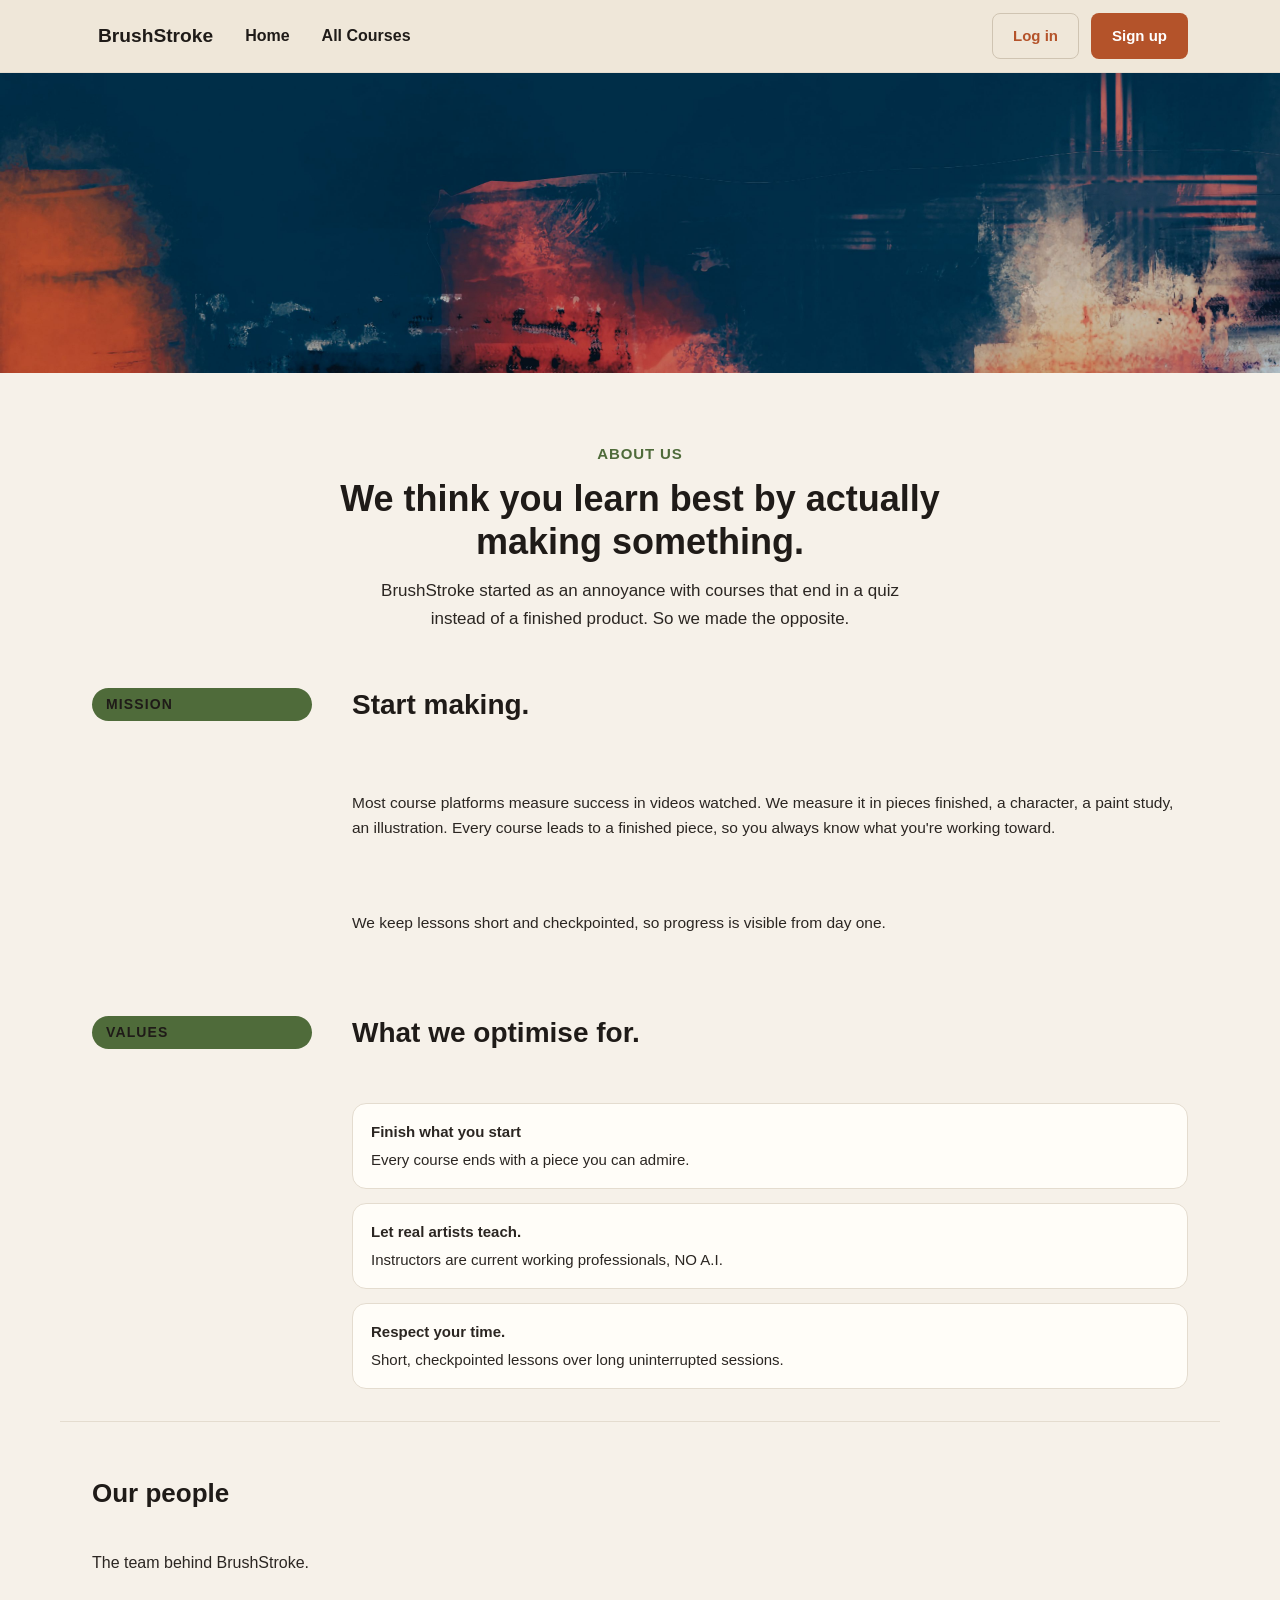
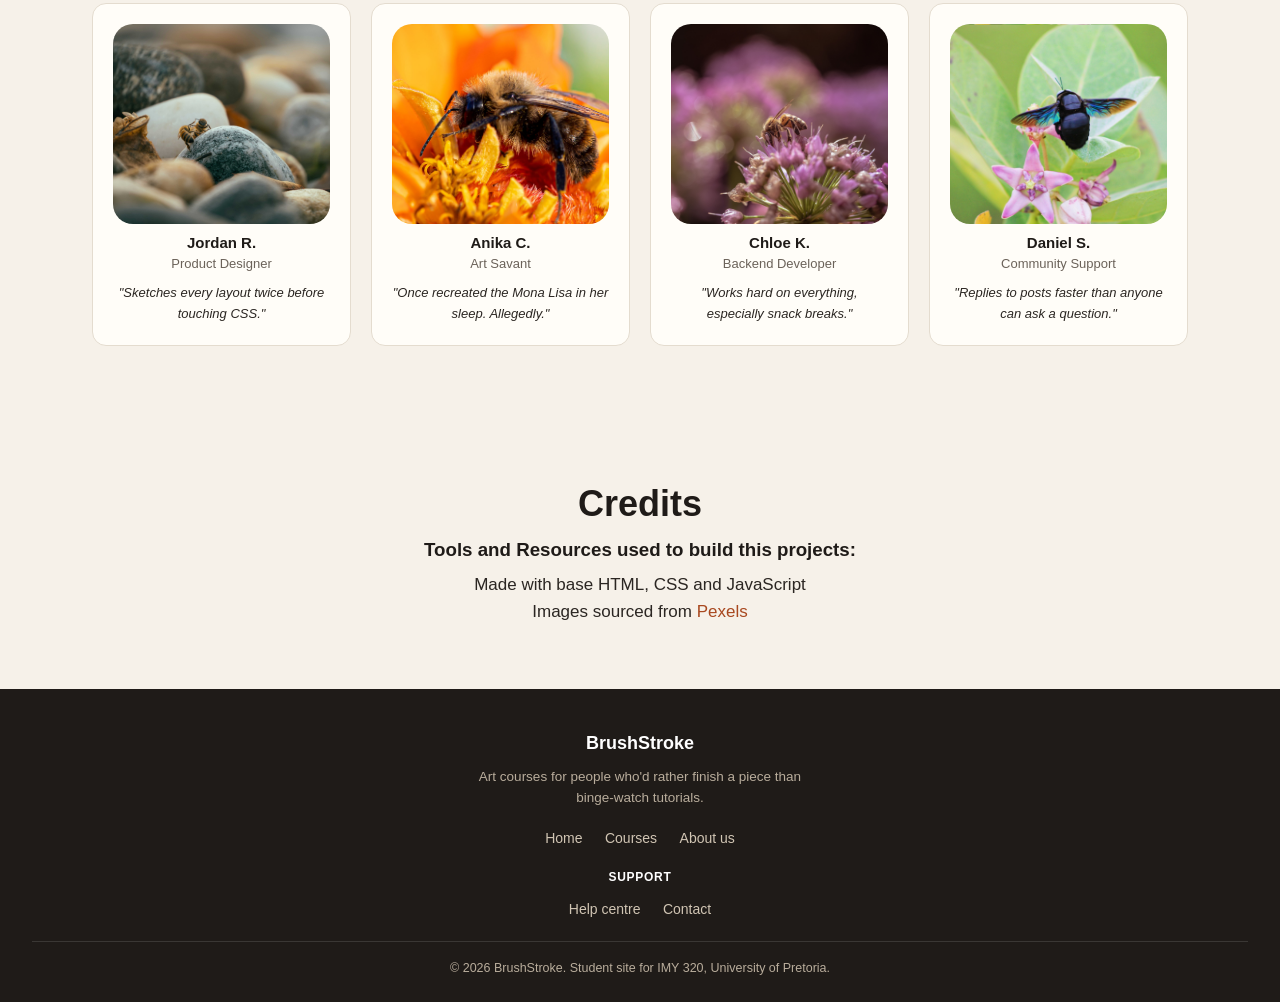
<file: about.html>
<!DOCTYPE html>
<html lang="en">

    <head>
        <title>BrushStroke</title>
        <meta name="author" content="The Bees">
        <meta charset="utf-8">
        <meta name="viewport" content="width=device-width, initial-scale=1.0">
        <link href="styles/theme.css" type="text/css" rel="stylesheet">
        <link href="styles/nav.css" type="text/css" rel="stylesheet">
        <link href="styles/about.css" type="text/css" rel="stylesheet">
        <link rel="icon" type="image/x-icon" href="/images/favicon.svg">
    </head>

    <body>
        <header class="nav">
            <nav>
                <ul>
                    <li><a href="index.html" id="mainPage">BrushStroke</a></li>
                    <li><a href="index.html">Home</a></li>
                    <li><a href="catalogue.html">All Courses</a></li>
                    <li id="navMyCourses" hidden><a href="profile.html#myCourses">My Courses</a></li>
                    <div id="logSect">
                        <a href="login.html" class="btn btn-ghost">Log in</a>
                        <a href="signup.html" class="btn btn-primary">Sign up</a>
                    </div>
                </ul>
            </nav>
        </header>

        <section id="banner"></section>

        <section class="about">
            <h1>About us</h1>
            <h2>We think you learn best by actually making something.</h2>
            <p>BrushStroke started as an annoyance with courses that end in a quiz instead of a finished product. So we made the opposite.</p>
        </section>


        <section class="mission">
            <h2>MISSION</h2>
            <h3>Start making.</h3>
            <p>Most course platforms measure success in videos watched. We measure it in pieces finished, a character, a paint study, an illustration. Every course leads to a finished piece, so you always know what you're working toward.</p>
            <p>We keep lessons short and checkpointed, so progress is visible from day one.</p>
        </section>

        <section class="values">
            <h2>VALUES</h2>
            <h3>What we optimise for.</h3>
            <ul class="value-list">
                <li> <strong>Finish what you start</strong> Every course ends with a piece you can admire. </li>
                <li> <strong>Let real artists teach.</strong> Instructors are current working professionals, NO A.I. </li>
                <li> <strong>Respect your time.</strong> Short, checkpointed lessons over long uninterrupted sessions. </li>
            </ul>
        </section>

        <section class="team">
            <h2>Our people</h2>
            <p>The team behind BrushStroke.</p>

            <div class="member">
                <div class="beeImg" id="beeJordan"></div>
                <h4>Jordan R.</h4>
                <div class="role">Product Designer</div>
                <div class="quip">"Sketches every layout twice before touching CSS."</div>
            </div>

            <div class="member">
                <div class="beeImg" id="beeAni"></div>
                <h4>Anika C.</h4>
                <div class="role">Art Savant</div>
                <div class="quip">"Once recreated the Mona Lisa in her sleep. Allegedly."</div>
            </div>

            <div class="member">
                <div class="beeImg" id="beeChloe"></div>
                <h4>Chloe K.</h4>
                <div class="role">Backend Developer</div>
                <div class="quip">"Works hard on everything, especially snack breaks."</div>
            </div>

            <div class="member">
                <div class="beeImg" id="beeDaniel"></div>
                <h4>Daniel S.</h4>
                <div class="role">Community Support</div>
                <div class="quip">"Replies to posts faster than anyone can ask a question."</div>
            </div>
        </section>

        <section class="about">
            <h2>Credits</h2>
            <h3>Tools and Resources used to build this projects:</h3>

            <p>Made with base HTML, CSS and JavaScript</p>
            <p>Images sourced from <a href="https://www.pexels.com/">Pexels</a></p>
        </section>

        <footer>
            <div> BrushStroke </div>

            <p class="blurb">Art courses for people who'd rather finish a piece than binge-watch tutorials.</p>

            <a href="index.html">Home</a>
            <a href="catalogue.html">Courses</a>
            <a href="about.html">About us</a>

            <h5>Support</h5>
            <a href="contact.html#help">Help centre</a>
            <a href="contact.html">Contact</a>

            <div>
                <span>© 2026 BrushStroke. Student site for IMY 320, University of Pretoria.</span>
            </div>
        </footer>
        <script type="module" src="scripts/loginState.js"></script>
    </body>
</html>
</file>
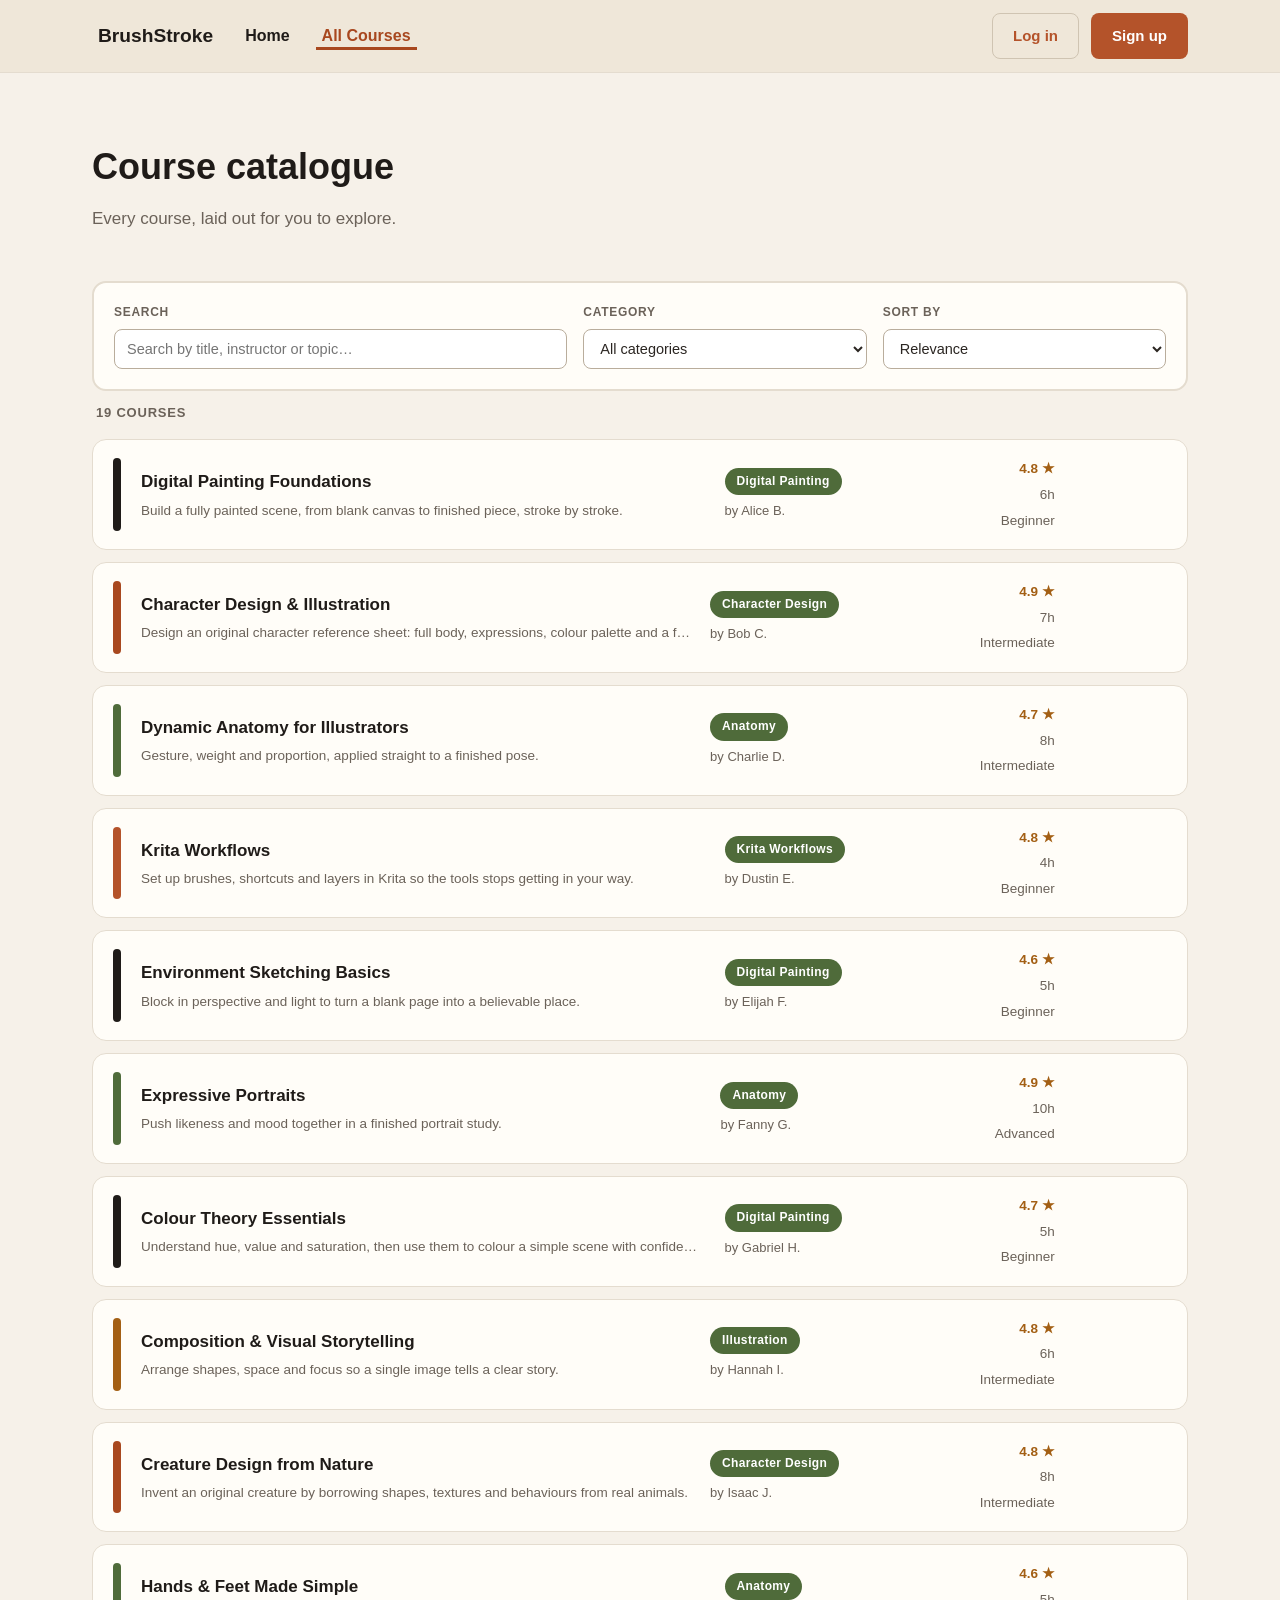
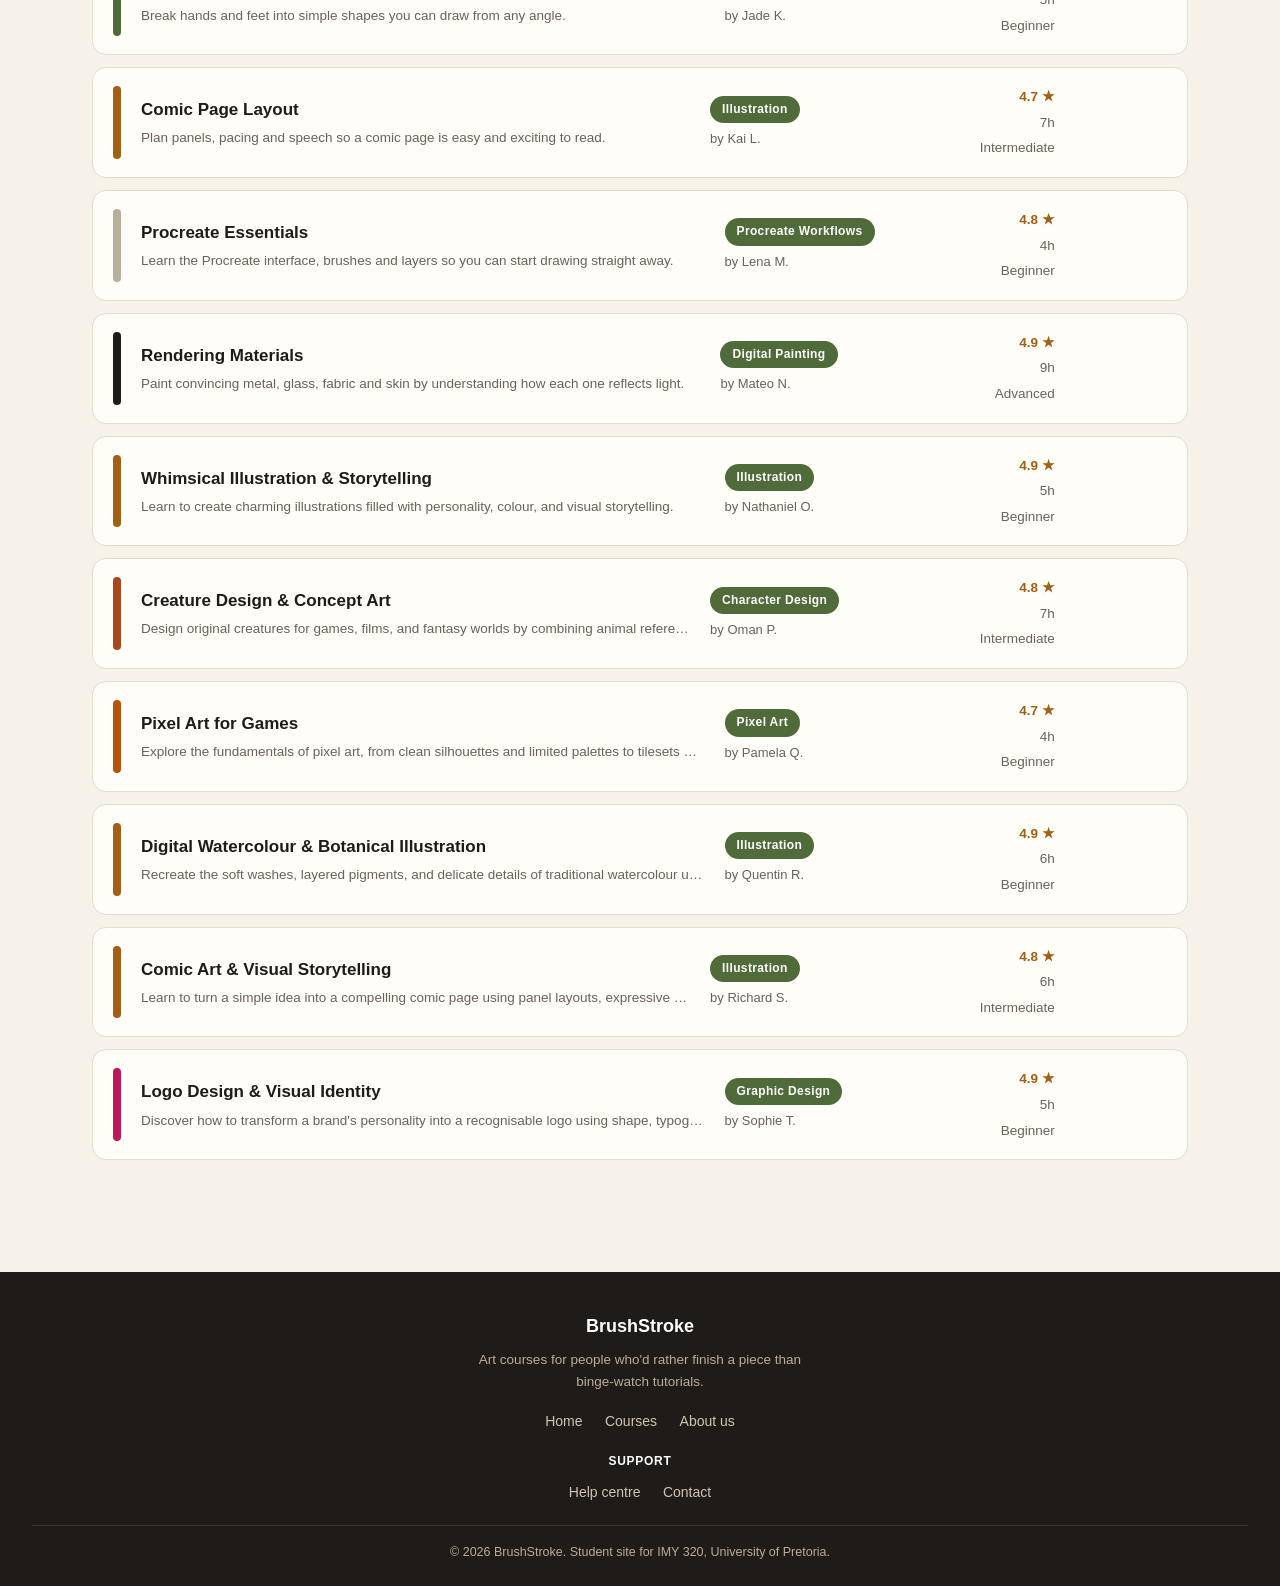
<file: catalogue.html>
<!DOCTYPE html>
<html lang="en">

    <head>
        <title>BrushStroke — Catalogue</title>
        <meta name="author" content="The Bees">
        <meta charset="utf-8">
        <meta name="viewport" content="width=device-width, initial-scale=1.0">
        <link href="styles/theme.css" type="text/css" rel="stylesheet">
        <link href="styles/nav.css" type="text/css" rel="stylesheet">
        <link href="styles/catalogue.css" type="text/css" rel="stylesheet">
        <link rel="icon" type="image/x-icon" href="/images/favicon.svg">
    </head>

    <body>
        <header class="nav">
            <nav>
                <ul>
                    <li><a href="index.html" id="mainPage">BrushStroke</a></li>
                    <li><a href="index.html">Home</a></li>
                    <li><a href="catalogue.html" class="active">All Courses</a></li>
                    <li id="navMyCourses" hidden><a href="profile.html#myCourses">My Courses</a></li>
                    <div id="logSect">
                        <a href="login.html" class="btn btn-ghost">Log in</a>
                        <a href="signup.html" class="btn btn-primary">Sign up</a>
                    </div>
                </ul>
            </nav>
        </header>

        <main class="catalogue">

            <section class="cat-head">
                <h1>Course catalogue</h1>
                <p>Every course, laid out for you to explore.</p>
            </section>

            <section class="cat-toolbar">
                <div class="cat-search">
                    <label for="catSearch">Search</label>
                    <input type="text" id="catSearch" placeholder="Search by title, instructor or topic…" autocomplete="off">
                </div>

                <div class="cat-filter">
                    <label for="catCategory">Category</label>
                    <select id="catCategory">
                        <option value="all">All categories</option>
                    </select>
                </div>

                <div class="cat-sort">
                    <label for="catSort">Sort by</label>
                    <select id="catSort">
                        <option value="relevance">Relevance</option>
                        <option value="rating-desc">Rating, high to low</option>
                        <option value="rating-asc">Rating, low to high</option>
                        <option value="title-asc">Title, A–Z</option>
                        <option value="title-desc">Title, Z–A</option>
                        <option value="duration-asc">Duration, shortest first</option>
                        <option value="duration-desc">Duration, longest first</option>
                    </select>
                </div>
            </section>

            <section class="cat-listmeta">
                <span id="catCount">Loading courses…</span>
            </section>

            <section class="cat-list" id="catList" role="list" aria-label="Course list">

                <!--Rows are rendered by catalogue.js-->

            </section>

            <section class="cat-empty" id="catEmpty" hidden>
                <h2>No courses match that search</h2>
                <p>Try a different keyword, or clear the category filter.</p>
                <button type="button" id="catReset" class="btn btn-ghost">Clear filters</button>
            </section>

        </main>

        <footer>
            <div> BrushStroke </div>

            <p class="blurb">Art courses for people who'd rather finish a piece than binge-watch tutorials.</p>

            <a href="index.html">Home</a>
            <a href="catalogue.html">Courses</a>
            <a href="about.html">About us</a>

            <h5>Support</h5>
            <a href="contact.html#help">Help centre</a>
            <a href="contact.html">Contact</a>

            <div>
                <span>© 2026 BrushStroke. Student site for IMY 320, University of Pretoria.</span>
            </div>
        </footer>
        <script type="module" src="scripts/loginState.js"></script>
        <script type="module" src="scripts/catalogue.js"></script>
    </body>
</html>
</file>
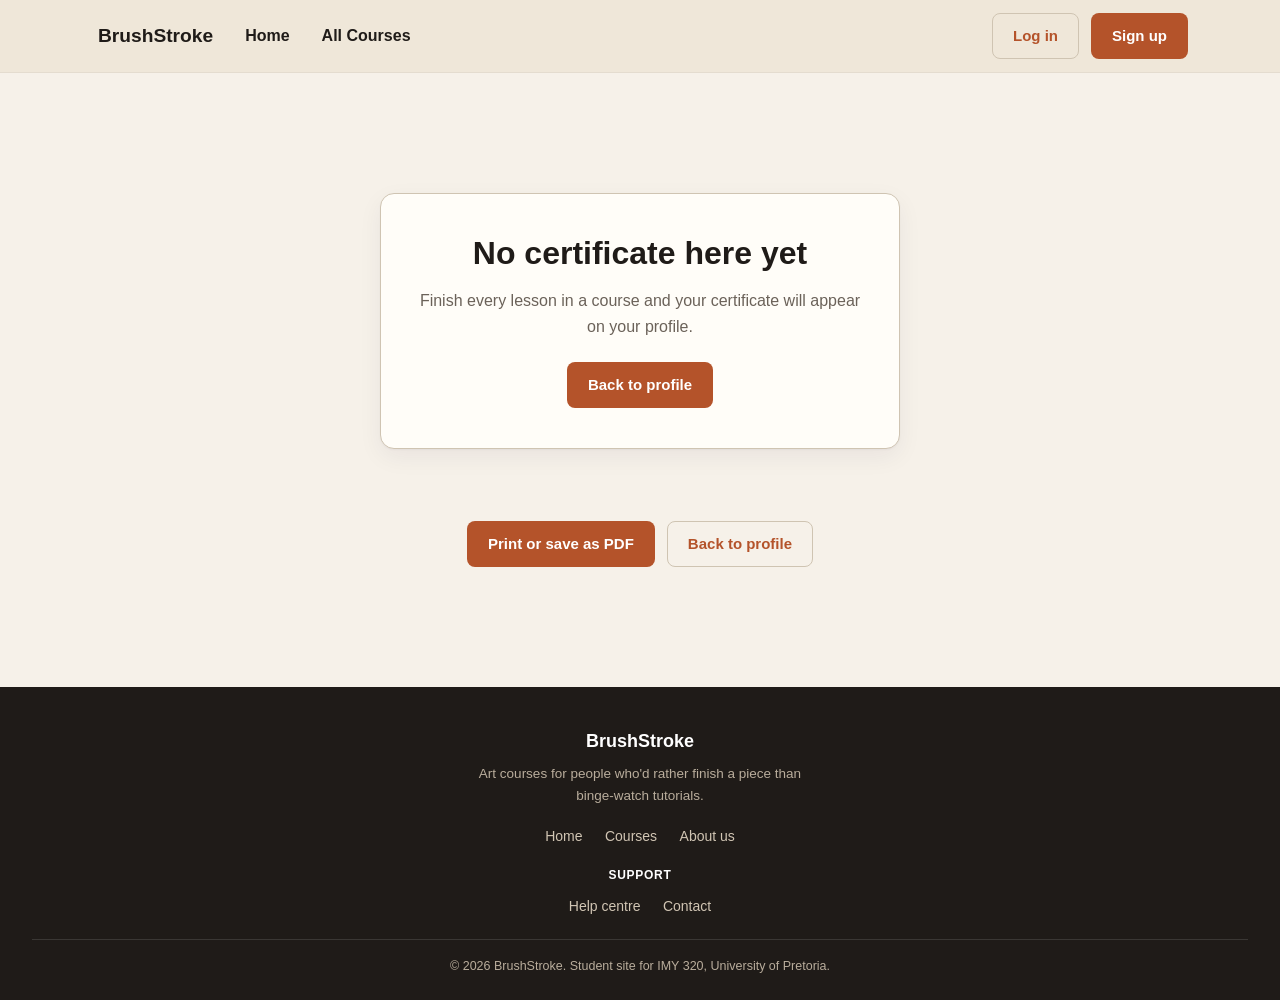
<file: certificate.html>
<!DOCTYPE html>
<html lang="en">

    <head>
        <title>BrushStroke — Certificate</title>
        <meta name="author" content="The Bees">
        <meta charset="utf-8">
        <meta name="viewport" content="width=device-width, initial-scale=1.0">
        <link href="styles/theme.css" type="text/css" rel="stylesheet">
        <link href="styles/nav.css" type="text/css" rel="stylesheet">
        <link href="styles/lesson.css" type="text/css" rel="stylesheet">
        <link rel="icon" type="image/x-icon" href="/images/favicon.svg">
    </head>

    <body>
        <header class="nav">
            <nav>
                <ul>
                    <li><a href="index.html" id="mainPage">BrushStroke</a></li>
                    <li><a href="index.html">Home</a></li>
                    <li><a href="catalogue.html">All Courses</a></li>
                    <li id="navMyCourses" hidden><a href="profile.html#myCourses" class="active">My Courses</a></li>
                    <div id="logSect">
                        <a href="login.html" class="btn btn-ghost">Log in</a>
                        <a href="signup.html" class="btn btn-primary">Sign up</a>
                    </div>
                </ul>
            </nav>
        </header>

        <main class="cert-page">

            <div class="lesson-gate" id="certMissing" hidden>
                <h1>No certificate here yet</h1>
                <p>Finish every lesson in a course and your certificate will appear on your profile.</p>
                <a class="btn btn-primary" href="profile.html">Back to profile</a>
            </div>

            <section class="cert-sheet" id="certSheet" hidden>
                <p class="cert-brand">BrushStroke</p>
                <h1>Certificate of Completion</h1>
                <p class="cert-lead">This certifies that</p>
                <p id="certName"></p>
                <p class="cert-lead">has finished the course</p>
                <h2 id="certCourse"></h2>
                <p id="certPiece"></p>

                <div class="cert-meta">
                    <span>Instructor<strong id="certInstructor"></strong></span>
                    <span>Completed<strong id="certDate"></strong></span>
                </div>
            </section>

            <div class="cert-actions">
                <input type="button" id="printCert" class="btn btn-primary" value="Print or save as PDF" />
                <a class="btn btn-ghost" href="profile.html#myCertificates">Back to profile</a>
            </div>
        </main>

        <footer>
            <div> BrushStroke </div>

            <p class="blurb">Art courses for people who'd rather finish a piece than binge-watch tutorials.</p>

            <a href="index.html">Home</a>
            <a href="catalogue.html">Courses</a>
            <a href="about.html">About us</a>

            <h5>Support</h5>
            <a href="contact.html#help">Help centre</a>
            <a href="contact.html">Contact</a>

            <div>
                <span>© 2026 BrushStroke. Student site for IMY 320, University of Pretoria.</span>
            </div>
        </footer>
        <script type="module" src="scripts/loginState.js"></script>
        <script type="module" src="scripts/certificate.js"></script>
    </body>
</html>
</file>
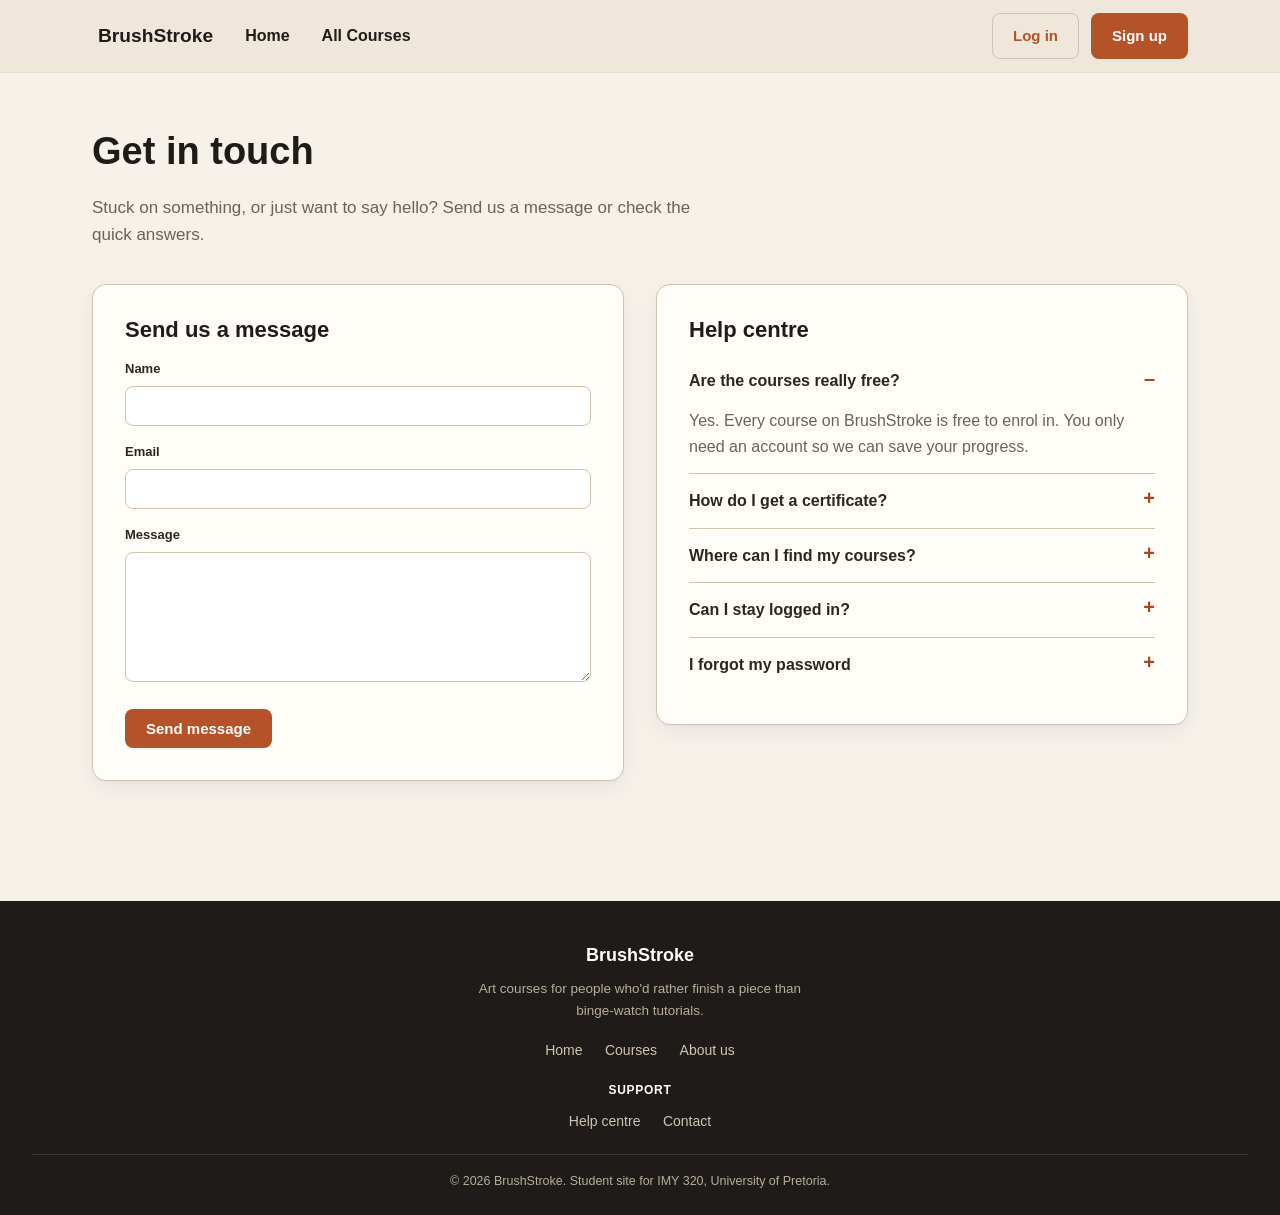
<file: contact.html>
<!DOCTYPE html>
<html lang="en">

    <head>
        <title>BrushStroke — Contact</title>
        <meta name="author" content="The Bees">
        <meta charset="utf-8">
        <meta name="viewport" content="width=device-width, initial-scale=1.0">
        <link href="styles/theme.css" type="text/css" rel="stylesheet">
        <link href="styles/nav.css" type="text/css" rel="stylesheet">
        <link href="styles/contact.css" type="text/css" rel="stylesheet">
        <link rel="icon" type="image/x-icon" href="/images/favicon.svg">
    </head>

    <body>
        <header class="nav">
            <nav>
                <ul>
                    <li><a href="index.html" id="mainPage">BrushStroke</a></li>
                    <li><a href="index.html">Home</a></li>
                    <li><a href="catalogue.html">All Courses</a></li>
                    <li id="navMyCourses" hidden><a href="profile.html#myCourses">My Courses</a></li>
                    <div id="logSect">
                        <a href="login.html" class="btn btn-ghost">Log in</a>
                        <a href="signup.html" class="btn btn-primary">Sign up</a>
                    </div>
                </ul>
            </nav>
        </header>

        <main class="contact-page">
            <section class="contact-head">
                <h1>Get in touch</h1>
                <p>Stuck on something, or just want to say hello? Send us a message or check the quick answers.</p>
            </section>

            <div class="contact-grid">
                <section class="contact-card">
                    <h2>Send us a message</h2>
                    <form id="contactForm" novalidate>
                        <label for="contactName">Name</label>
                        <input type="text" id="contactName" autocomplete="name" />

                        <label for="contactEmail">Email</label>
                        <input type="email" id="contactEmail" autocomplete="email" />

                        <label for="contactMessage">Message</label>
                        <textarea id="contactMessage"></textarea>

                        <span class="field-error" id="contactError" role="alert"></span>
                        <input type="submit" class="btn btn-primary" value="Send message" />
                    </form>
                    <p class="contact-thanks" id="contactThanks" hidden>Thanks, your message is on its way. We usually reply within two working days.</p>
                </section>

                <section class="contact-card faq" id="help">
                    <h2>Help centre</h2>
                    <details open>
                        <summary>Are the courses really free?</summary>
                        <p>Yes. Every course on BrushStroke is free to enrol in. You only need an account so we can save your progress.</p>
                    </details>
                    <details>
                        <summary>How do I get a certificate?</summary>
                        <p>Tick every task in every lesson, then press Finish course on the last lesson. Your certificate appears on your profile.</p>
                    </details>
                    <details>
                        <summary>Where can I find my courses?</summary>
                        <p>Log in and choose My Courses in the top menu. Each course picks up at your next lesson.</p>
                    </details>
                    <details>
                        <summary>Can I stay logged in?</summary>
                        <p>Tick Remember me on the log in page and BrushStroke will keep you signed in on that device.</p>
                    </details>
                    <details>
                        <summary>I forgot my password</summary>
                        <p>Password reset isn't available in this student version yet. Send us a message and we'll help.</p>
                    </details>
                </section>
            </div>
        </main>

        <footer>
            <div> BrushStroke </div>

            <p class="blurb">Art courses for people who'd rather finish a piece than binge-watch tutorials.</p>

            <a href="index.html">Home</a>
            <a href="catalogue.html">Courses</a>
            <a href="about.html">About us</a>

            <h5>Support</h5>
            <a href="contact.html#help">Help centre</a>
            <a href="contact.html">Contact</a>

            <div>
                <span>© 2026 BrushStroke. Student site for IMY 320, University of Pretoria.</span>
            </div>
        </footer>
        <script type="module" src="scripts/loginState.js"></script>
        <script type="module" src="scripts/contact.js"></script>
    </body>
</html>
</file>
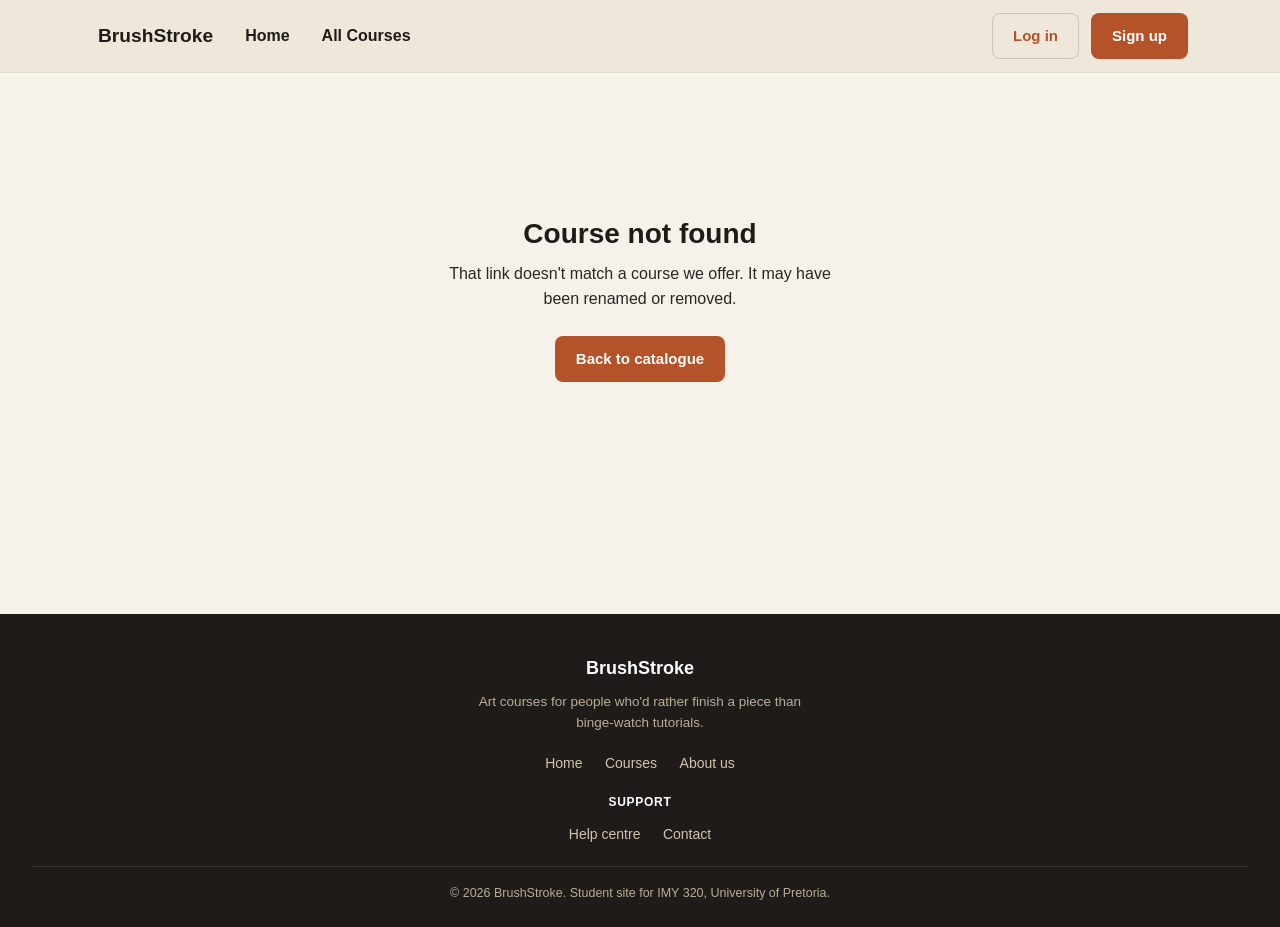
<file: courses.html>
<!DOCTYPE html>
<html lang="en">

    <head>
        <title>BrushStroke — Course</title>
        <meta name="author" content="The Bees">
        <meta charset="utf-8">
        <meta name="viewport" content="width=device-width, initial-scale=1.0">
        <link href="styles/theme.css" type="text/css" rel="stylesheet">
        <link href="styles/nav.css" type="text/css" rel="stylesheet">
        <link href="styles/coursepage.css" type="text/css" rel="stylesheet">
        <link href="styles/enrol.css" type="text/css" rel="stylesheet">
        <link rel="icon" type="image/x-icon" href="/images/favicon.svg">
    </head>

    <body>
        <header class="nav">
            <nav>
                <ul>
                    <li><a href="index.html" id="mainPage">BrushStroke</a></li>
                    <li><a href="index.html">Home</a></li>
                    <li><a href="catalogue.html">All Courses</a></li>
                    <li id="navMyCourses" hidden><a href="profile.html#myCourses">My Courses</a></li>
                    <div id="logSect">
                        <a href="login.html" class="btn btn-ghost">Log in</a>
                        <a href="signup.html" class="btn btn-primary">Sign up</a>
                    </div>
                </ul>
            </nav>
        </header>

        <main class="course-page" id="coursePage">

            <div class="course-loading" id="courseLoading">Loading course…</div>

            <div class="course-not-found" id="courseNotFound" hidden>
                <h1>Course not found</h1>
                <p>That link doesn't match a course we offer. It may have been renamed or removed.</p>
                <a href="catalogue.html" class="btn btn-primary">Back to catalogue</a>
            </div>

            <article class="course-body-content" id="courseContent" hidden>

                <a href="catalogue.html" class="course-back">&lt; All courses</a>

                <section id="course-image" style="background-image: url('../images/placeholderSide.png')"></section>

                <header class="course-hero">
                    <span class="course-tag" id="courseTag"></span>
                    <h1 id="courseTitle"></h1>
                    <p class="course-summary" id="courseSummary"></p>

                    <div class="course-stats">
                        <span><strong id="courseRating"></strong> Rating</span>
                        <span><strong id="courseDuration"></strong> Total</span>
                        <span><strong id="courseLevel"></strong> Level</span>
                        <span>with <strong id="courseInstructor"></strong></span>
                    </div>

                </header>

                <section class="course-finished">
                    <h2>What you'll finish</h2>
                    <p id="courseFinishedPiece"></p>
                </section>

                <section class="course-modules">
                    <h2>What's covered</h2>
                    <ol class="module-list" id="courseModules">

                        <!--module rows from data.js will be inserted here-->

                    </ol>
                </section>

                <section class="course-instructor">
                    <h2>Your instructor</h2>
                    <p><strong id="courseInstructorName"></strong></p>
                    <p id="courseInstructorBio"></p>
                </section>

                <input type="button" id="buyButton" value="Enrol for free" />
                <p class="enrol-note">Free to enroll. Your progress and certificate are saved to your profile.</p>

            </article>

        </main>

        <footer>
            <div> BrushStroke </div>

            <p class="blurb">Art courses for people who'd rather finish a piece than binge-watch tutorials.</p>

            <a href="index.html">Home</a>
            <a href="catalogue.html">Courses</a>
            <a href="about.html">About us</a>

            <h5>Support</h5>
            <a href="contact.html#help">Help centre</a>
            <a href="contact.html">Contact</a>

            <div>
                <span>© 2026 BrushStroke. Student site for IMY 320, University of Pretoria.</span>
            </div>
        </footer>
        <script type="module" src="scripts/loginState.js"></script>
        <script type="module" src="scripts/course.js"></script>
        <script type="module" src="scripts/addCourse.js"></script>
    </body>
</html>
</file>
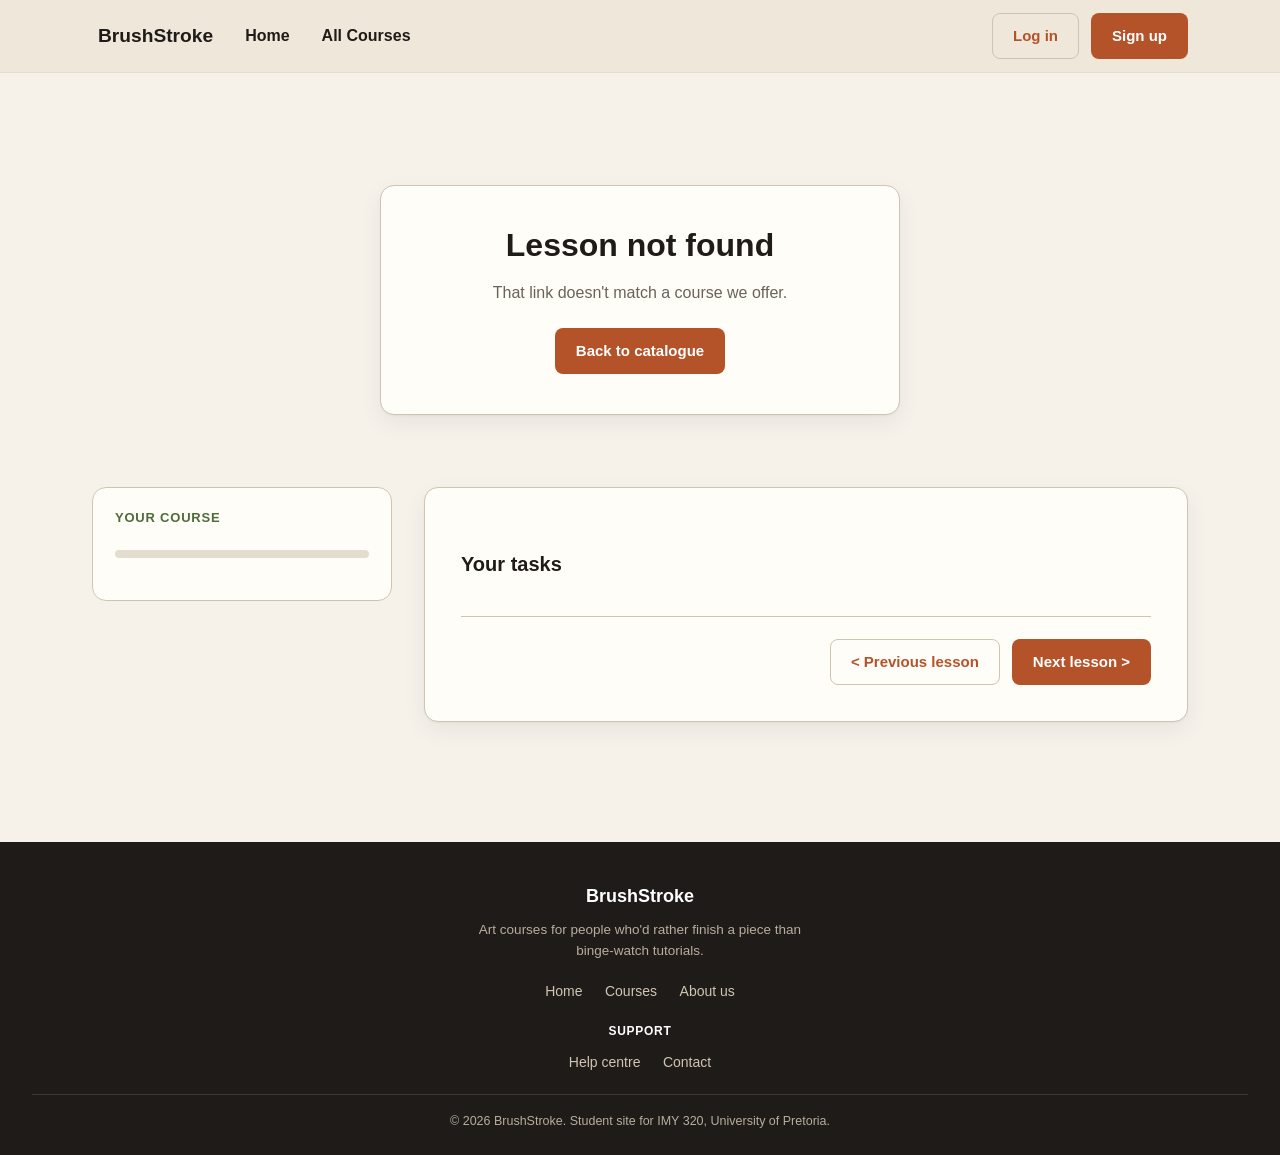
<file: lesson.html>
<!DOCTYPE html>
<html lang="en">

    <head>
        <title>BrushStroke — Lesson</title>
        <meta name="author" content="The Bees">
        <meta charset="utf-8">
        <meta name="viewport" content="width=device-width, initial-scale=1.0">
        <link href="styles/theme.css" type="text/css" rel="stylesheet">
        <link href="styles/nav.css" type="text/css" rel="stylesheet">
        <link href="styles/lesson.css" type="text/css" rel="stylesheet">
        <link href="styles/enrol.css" type="text/css" rel="stylesheet">
        <link rel="icon" type="image/x-icon" href="/images/favicon.svg">
    </head>

    <body>
        <header class="nav">
            <nav>
                <ul>
                    <li><a href="index.html" id="mainPage">BrushStroke</a></li>
                    <li><a href="index.html">Home</a></li>
                    <li><a href="catalogue.html">All Courses</a></li>
                    <li id="navMyCourses" hidden><a href="profile.html#myCourses" class="active">My Courses</a></li>
                    <div id="logSect">
                        <a href="login.html" class="btn btn-ghost">Log in</a>
                        <a href="signup.html" class="btn btn-primary">Sign up</a>
                    </div>
                </ul>
            </nav>
        </header>

        <main class="lesson-page">

            <div class="lesson-gate" id="lessonGate" hidden>
                <h1 id="gateTitle"></h1>
                <p id="gateMessage"></p>
                <a class="btn btn-primary" id="gateLink" href="catalogue.html">Back to catalogue</a>
            </div>

            <div class="lesson-shell" id="lessonShell" hidden>

                <aside class="lesson-side" aria-label="Course lessons">
                    <h2>Your course</h2>
                    <a id="lessonCourseLink" href="catalogue.html"></a>

                    <div class="progress-meta">
                        <span id="progressText"></span>
                        <span id="progressPercent"></span>
                    </div>
                    <div class="progress-track" role="progressbar" aria-valuemin="0" aria-valuemax="100" aria-valuenow="0" aria-label="Course progress">
                        <div class="progress-fill" id="progressFill"></div>
                    </div>

                    <ol id="lessonNav"></ol>
                </aside>

                <article class="lesson-main">
                    <p class="lesson-kicker" id="lessonKicker"></p>
                    <h1 id="lessonTitle"></h1>
                    <p id="lessonDetail"></p>

                    <h2>Your tasks</h2>
                    <ul id="taskList"></ul>

                    <div class="lesson-footer">
                        <span id="lessonStatus"></span>
                        <a class="btn btn-ghost" id="prevLesson" href="#" hidden>&lt; Previous lesson</a>
                        <a class="btn btn-primary" id="nextLesson" href="#" hidden>Next lesson &gt;</a>
                        <input type="button" id="finishCourse" value="Finish course" hidden />
                    </div>
                </article>

            </div>
        </main>

        <footer>
            <div> BrushStroke </div>

            <p class="blurb">Art courses for people who'd rather finish a piece than binge-watch tutorials.</p>

            <a href="index.html">Home</a>
            <a href="catalogue.html">Courses</a>
            <a href="about.html">About us</a>

            <h5>Support</h5>
            <a href="contact.html#help">Help centre</a>
            <a href="contact.html">Contact</a>

            <div>
                <span>© 2026 BrushStroke. Student site for IMY 320, University of Pretoria.</span>
            </div>
        </footer>
        <script type="module" src="scripts/loginState.js"></script>
        <script type="module" src="scripts/lesson.js"></script>
    </body>
</html>
</file>
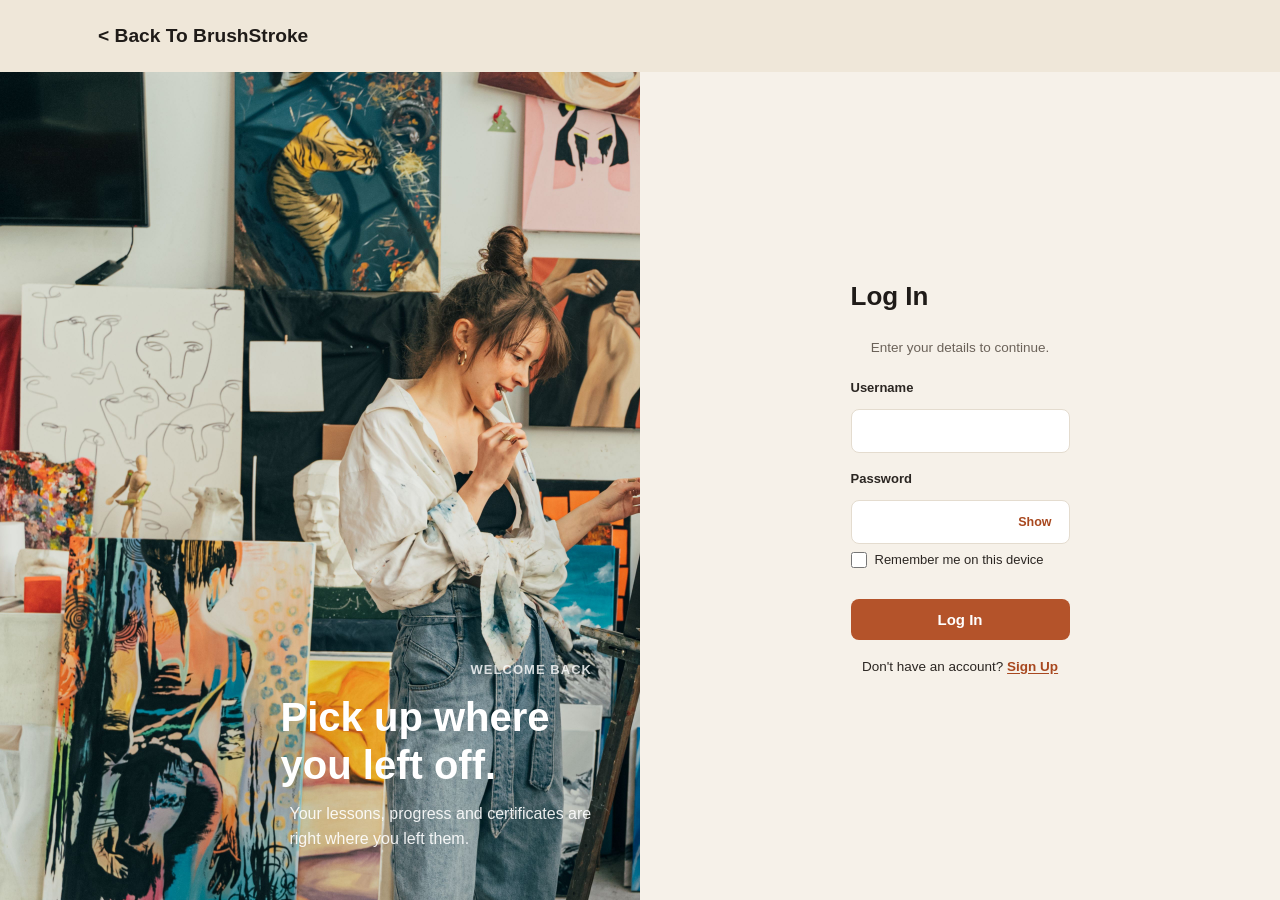
<file: login.html>
<!DOCTYPE html>
<html lang="en">

    <head>
        <title>BrushStroke — Log in</title>
        <meta name="author" content="The Bees">
        <meta charset="utf-8">
        <meta name="viewport" content="width=device-width, initial-scale=1.0">
        <link href="styles/theme.css" type="text/css" rel="stylesheet">
        <link href="styles/nav.css" type="text/css" rel="stylesheet">
        <link href="styles/login.css" type="text/css" rel="stylesheet">
        <link href="styles/enrol.css" type="text/css" rel="stylesheet">
        <link href="styles/auth.css" type="text/css" rel="stylesheet">
        <link rel="icon" type="image/x-icon" href="/images/favicon.svg">
    </head>

<body class="auth-login">
    <header>
        <nav>
            <ul>
                <li><a href="index.html" id="mainPage">&lt; Back To BrushStroke</a></li>
            </ul>
        </nav>
    </header>

    <main>
        <div id="side" class="auth-side">
            <p class="auth-eyebrow">Welcome back</p>
            <h2>Pick up where you left off.</h2>
            <p>Your lessons, progress and certificates are right where you left them.</p>
        </div>
        <div id="login">
            <div id="box">
                <h1>Log In</h1>
                <p class="auth-sub">Enter your details to continue.</p>

                <div class="field">
                    <label for="loginusername">Username</label>
                    <input type="text" id="loginusername" autocomplete="username" />
                    <span class="field-error" id="loginusernameError"></span>
                </div>

                <div class="field">
                    <label for="loginpassword">Password</label>
                    <div class="pw-field">
                        <input type="password" id="loginpassword" autocomplete="current-password" />
                        <button type="button" class="pw-toggle" data-target="loginpassword" aria-pressed="false">Show</button>
                    </div>
                    <span class="field-error" id="loginpasswordError"></span>
                </div>

                <label class="check"><input type="checkbox" id="loginremember" /> Remember me on this device</label>

                <input type="button" id="loginButton" class="btn btn-primary btn-block" value="Log In" />
                <p class="auth-form-error" id="loginFormError" role="alert"></p>

                <p>Don't have an account? <a href="signup.html">Sign Up</a></p>
            </div>
        </div>
    </main>
    <script type="module" src="scripts/login.js"></script>
</body>

</html>
</file>
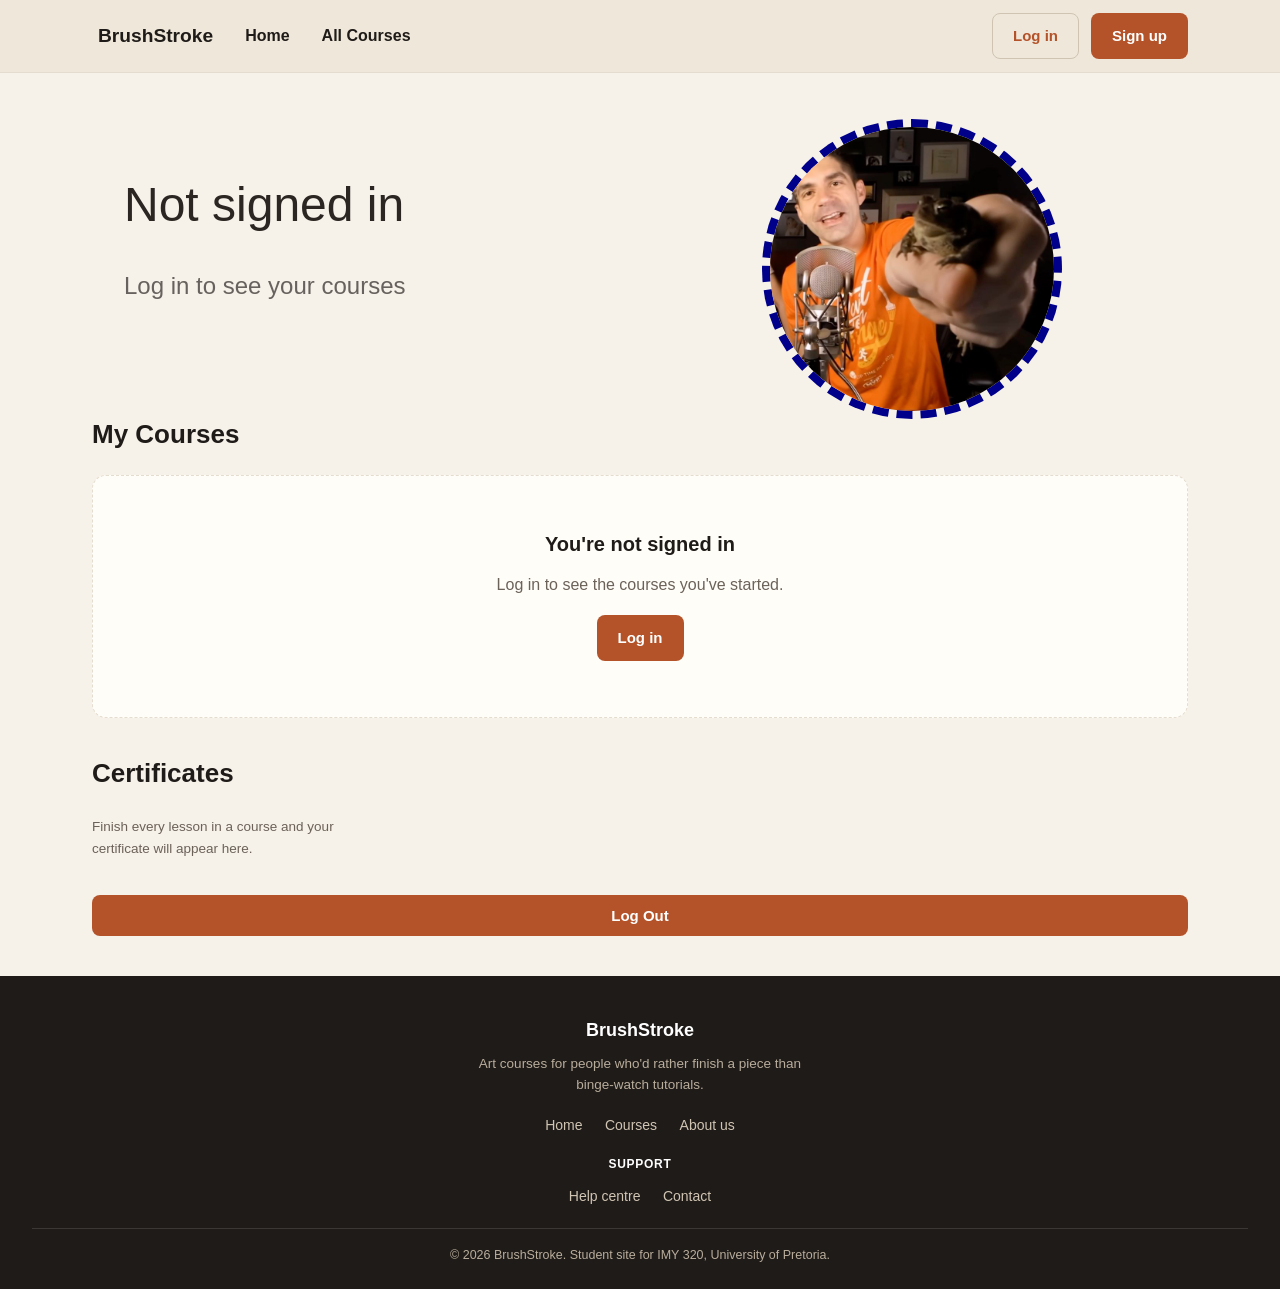
<file: profile.html>
<!DOCTYPE html>
<html lang="en">
    <head>
        <title>BrushStroke</title>
        <meta name="author" content="The Bees">
        <meta charset="utf-8">
        <meta name="viewport" content="width=device-width, initial-scale=1.0">
        <link href="styles/theme.css" type="text/css" rel="stylesheet">
        <link href="styles/nav.css" type="text/css" rel="stylesheet">
        <link href="styles/index.css" type="text/css" rel="stylesheet">
        <link href="styles/profile.css" type="text/css" rel="stylesheet">
        <link href="styles/enrol.css" type="text/css" rel="stylesheet">
        <link rel="icon" type="image/x-icon" href="/images/favicon.svg">
    </head>

    <body>
        <header class="nav">
            <nav>
                <ul>
                    <li><a href="index.html" id="mainPage">BrushStroke</a></li>
                    <li><a href="index.html">Home</a></li>
                    <li><a href="catalogue.html">All Courses</a></li>
                    <li id="navMyCourses" hidden><a href="profile.html#myCourses" class="active">My Courses</a></li>
                    <div id="logSect">
                        <a href="login.html" class="btn btn-ghost">Log in</a>
                        <a href="signup.html" class="btn btn-primary">Sign up</a>
                    </div>
                </ul>
            </nav>
        </header>

        <main>
            <br id="topSpace" />

            <section id="profileHeader">
                <section id="headText">
                    <p id="profileName"></p>
                    <p id="accountState"></p>
                </section>
                
                <img src="./images/placeholderProfile.jpg" />
            </section>

            <section id="myCourses">
                <h1>My Courses</h1>
                <section class="cat-list" id="catList" role="list" aria-label="Course list">

                <!--Rows are rendered by profile.js-->

                </section>
            </section>

            <section id="myCertificates">
                <h1>Certificates</h1>
                <div class="cert-list" id="certList"></div>
            </section>

            <input type="button" id="logoutButton" class="btn btn-primary btn-block" value="Log Out" />
            <!--<input type="button" id="clearAllButton" value="Clear All Courses" />-->
        </main>
        
        <footer>
            <div> BrushStroke </div>

            <p class="blurb">Art courses for people who'd rather finish a piece than binge-watch tutorials.</p>

            <a href="index.html">Home</a>
            <a href="catalogue.html">Courses</a>
            <a href="about.html">About us</a>

            <h5>Support</h5>
            <a href="contact.html#help">Help centre</a>
            <a href="contact.html">Contact</a>

            <div>
                <span>© 2026 BrushStroke. Student site for IMY 320, University of Pretoria.</span>
            </div>
        </footer>
        <script type="module" src="scripts/loginState.js"></script>
        <script type="module" src="scripts/logout.js"></script>
        <script type="module" src="scripts/clearAll.js"></script>
        <script type="module" src="scripts/profile.js"></script>
    </body>
</html>
</file>
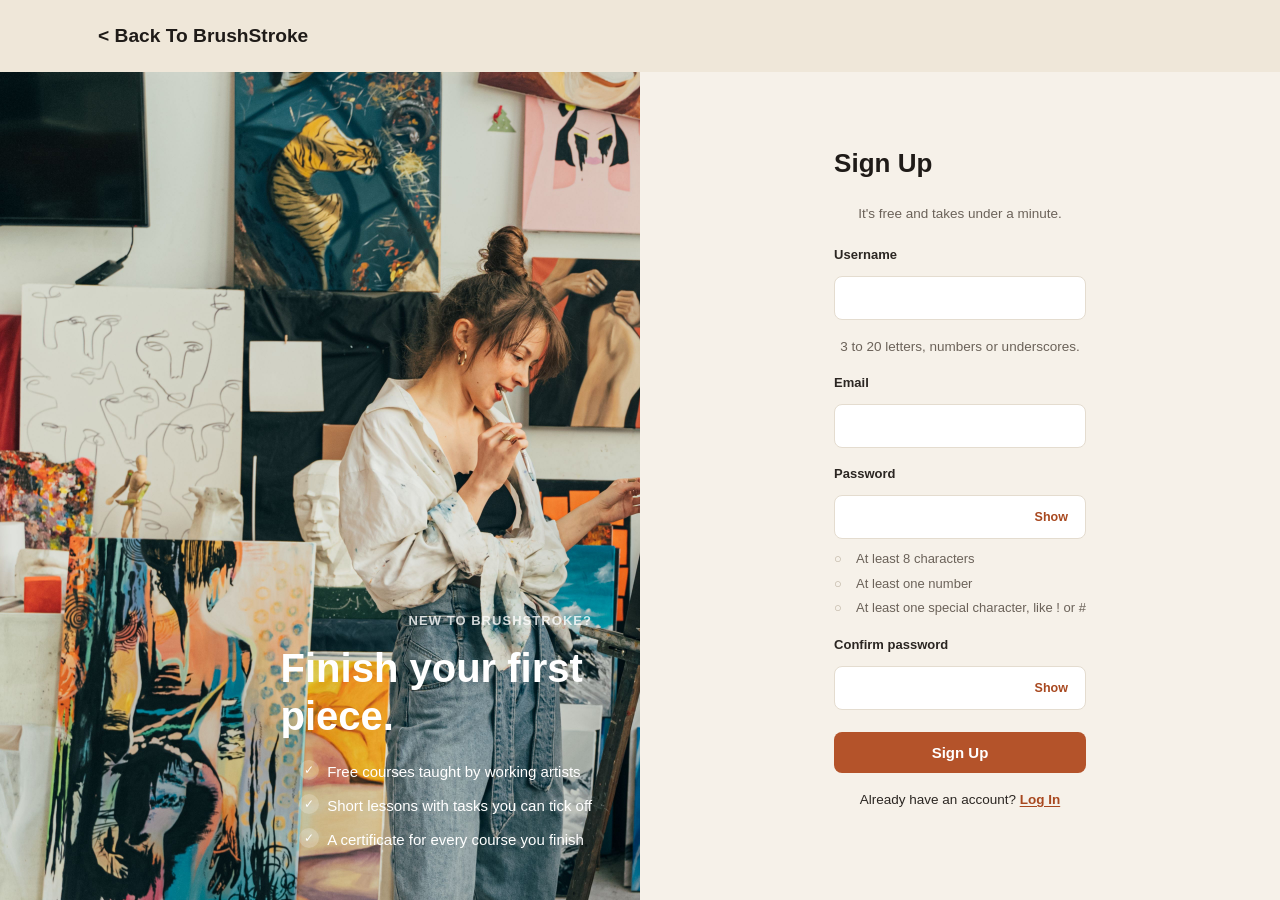
<file: signup.html>
<!DOCTYPE html>
<html lang="en">

    <head>
        <title>BrushStroke — Sign up</title>
        <meta name="author" content="The Bees">
        <meta charset="utf-8">
        <meta name="viewport" content="width=device-width, initial-scale=1.0">
        <link href="styles/theme.css" type="text/css" rel="stylesheet">
        <link href="styles/nav.css" type="text/css" rel="stylesheet">
        <link href="styles/login.css" type="text/css" rel="stylesheet">
        <link href="styles/enrol.css" type="text/css" rel="stylesheet">
        <link href="styles/auth.css" type="text/css" rel="stylesheet">
        <link rel="icon" type="image/x-icon" href="/images/favicon.svg">
    </head>

<body class="auth-signup">
    <header>
        <nav>
            <ul>
                <li><a href="index.html" id="mainPage">&lt; Back To BrushStroke</a></li>
            </ul>
        </nav>
    </header>

    <main>
        <div id="side" class="auth-side">
            <p class="auth-eyebrow">New to BrushStroke?</p>
            <h2>Finish your first piece.</h2>
            <ul class="auth-benefits">
                <li>Free courses taught by working artists</li>
                <li>Short lessons with tasks you can tick off</li>
                <li>A certificate for every course you finish</li>
            </ul>
        </div>
        <div id="login">
            <div id="box">
                <h1>Sign Up</h1>
                <p class="auth-sub">It's free and takes under a minute.</p>

                <div class="field">
                    <label for="signupusername">Username</label>
                    <input type="text" id="signupusername" autocomplete="username" />
                    <p class="field-hint">3 to 20 letters, numbers or underscores.</p>
                    <span class="field-error" id="signupusernameError"></span>
                </div>

                <div class="field">
                    <label for="signupemail">Email</label>
                    <input type="text" id="signupemail" autocomplete="email" inputmode="email" />
                    <span class="field-error" id="signupemailError"></span>
                </div>

                <div class="field">
                    <label for="signuppassword">Password</label>
                    <div class="pw-field">
                        <input type="password" id="signuppassword" autocomplete="new-password" />
                        <button type="button" class="pw-toggle" data-target="signuppassword" aria-pressed="false">Show</button>
                    </div>
                    <ul class="pw-rules" aria-label="Password rules">
                        <li data-rule="length">At least 8 characters</li>
                        <li data-rule="number">At least one number</li>
                        <li data-rule="special">At least one special character, like ! or #</li>
                    </ul>
                    <span class="field-error" id="signuppasswordError"></span>
                </div>

                <div class="field">
                    <label for="signupconfirm">Confirm password</label>
                    <div class="pw-field">
                        <input type="password" id="signupconfirm" autocomplete="new-password" />
                        <button type="button" class="pw-toggle" data-target="signupconfirm" aria-pressed="false">Show</button>
                    </div>
                    <span class="field-error" id="signupconfirmError"></span>
                </div>

                <input type="button" id="signupButton" class="btn btn-primary btn-block" value="Sign Up" />
                <p class="auth-form-error" id="signupFormError" role="alert"></p>

                <p>Already have an account? <a href="login.html">Log In</a></p>
            </div>
        </div>
    </main>
    <script type="module" src="scripts/login.js"></script>
</body>

</html>
</file>
<file: styles/theme.css>
:root {
    --vib-blue: #1f1b18;
    --dark-grad: #b4532a;
    --light-grad: #a8481f;
    --foot-text: #b9ad9c;
    --foot-links: #f0e3cf;
    --nav: #efe7d9;
    --moss: #4f6b3a;
    --stars: #a35f14;
    --bg: #f6f1e9;
    --inside-box: #fffdf8;
    --line: #e4dccf;
    --line-strong: #cfc4b2;
    --text-primary: #2b2622;
    --text-muted: #6b6259;

    --font-display: 'Space Grotesk', 'Segoe UI', sans-serif;
    --font-body: 'Inter', 'Segoe UI', sans-serif;

    --radius-sm: 8px;
    --radius-md: 14px;
    --radius-lg: 24px;
    --shadow-card: 0 1px 2px rgba(27, 24, 64, 0.04), 0 8px 24px rgba(27, 24, 64, 0.06);
}

* { 
    box-sizing: border-box; 
}

html, body {
    margin: 0;
    padding: 0;
}

body {
    cursor: default;
    font-family: var(--font-body);
    background: var(--bg);
    color: var(--text-primary);
    line-height: 1.6;
    -webkit-font-smoothing: antialiased;
}

h1, h2, h3, h4 {
    font-family: var(--font-display);
    color: var(--vib-blue);
    margin: 0 0 0.5em;
    line-height: 1.2;
}

p { color: var(--text-primary); }

a { color: var(--light-grad); text-decoration: none; }
a:hover { color: var(--dark-grad); }

.btn {
    display: inline-block;
    font-family: var(--font-body);
    font-weight: 600;
    font-size: 15px;
    padding: 10px 20px;
    border-radius: var(--radius-sm);
    border: 1px solid transparent;
    cursor: pointer;
    text-align: center;
}
.btn-primary { background: var(--dark-grad); color: #fff; }
.btn-primary:hover { background: var(--light-grad); color: #fff; }
.btn-ghost { background: transparent; color: var(--dark-grad); border-color: var(--line-strong); }
.btn-ghost:hover { border-color: var(--light-grad); color: var(--light-grad); }

.btn-block {
    width: 100%;
    padding: 12px;
}

footer {
    background: var(--vib-blue);
    color: var(--foot-text);
    padding: 40px 32px 24px;
    margin-top: 40px;
    text-align: center;
}

footer > div:first-child {
    font-family: var(--font-display);
    font-weight: 700;
    color: #fff;
    font-size: 18px;
    margin-bottom: 8px;
}

footer .blurb {
    color: var(--foot-text);
    font-size: 13.5px;
    max-width: 340px;
    margin: 0 auto 16px;
}

footer a {
    display: inline-block;
    color: var(--foot-links);
    opacity: 0.85;
    font-size: 14px;
    margin: 0 9px;
}

footer a:hover { opacity: 1; color: #fff; }

footer h5 {
    color: #fff;
    font-size: 12px;
    text-transform: uppercase;
    letter-spacing: 0.06em;
    margin: 18px 0 8px;
}

footer > div:last-child {
    margin-top: 20px;
    padding-top: 16px;
    border-top: 1px solid rgba(255,255,255,0.12);
    font-size: 12.5px;
    color: var(--foot-text);
}

/* Plain text shows an arrow, not a text cursor, so it doesn't look editable. */
a, button, summary, label, select,
input[type="button"], input[type="checkbox"], input[type="submit"] {
    cursor: pointer;
}

input[type="text"], input[type="email"], input[type="password"], textarea {
    cursor: text;
}

:disabled {
    cursor: not-allowed;
}

/* Visible keyboard focus everywhere. */
a:focus-visible, button:focus-visible, summary:focus-visible {
    outline: 3px solid var(--light-grad);
    outline-offset: 2px;
}
</file>
<file: styles/nav.css>
/* ============================================
   Nav bar
   ============================================ */
header.nav {
    padding-top: 0;
    padding-bottom: 0;
    position: sticky;
    top: 0;
    z-index: 20;
    background: var(--nav);
    border-bottom: 1px solid var(--line);
}

nav {
    padding-top: 0;
    padding-bottom: 0;
    position: relative;
    top: 0px;
}

nav ul {
    display: flex;
    flex-wrap: wrap;
    align-items: center;
    gap: 8px 20px;
    min-height: 72px;
    margin: 0 auto;
    padding: 0 32px;
    max-width: 1160px;
}

#logSect {
    display: flex;
    align-items: center;
    gap: 12px;
    margin-left: auto;
}

#logSect a {
    margin-left: 0;
}

nav ul li {
    list-style-type: none;
    text-align: center;
}

nav ul li a {
    color: var(--vib-blue);
    text-align: center;
    text-decoration: none;
    padding: 6px 6px;
    font-size: 100%;
    font-weight: 600;
    font-family: var(--font-display);
    position: relative;
    top: 0px;
}

nav ul li a:hover {
    color: var(--light-grad);
}

#mainPage {
    font-size: 120%;
}

.searchbar {
    display: flex;
    align-items: center;
    background: var(--inside-box);
    border: 1px solid var(--line);
    border-radius: 999px;
    padding: 0 16px;
    height: 40px;
    max-width: 380px;
    width: 100%;
}

.searchbar input {
    border: none;
    background: transparent;
    outline: none;
    font-size: 14px;
    font-family: var(--font-body);
    color: var(--text-primary);
    width: 100%;
}

.searchbar input::placeholder { color: var(--text-muted); }

header {
    padding-top: 0;
    padding-bottom: 0;
}

#topProfile img {
    max-height: 50px;
    border-radius: 100%;
}

#topProfile {
    display: grid;
    grid-template-columns: 30% 70%;
    grid-template-rows: auto;
    justify-content: center;
    align-items: center;
    text-align: left;
}

@media (max-width: 700px) {
    nav ul {
        padding: 8px 16px;
    }
}


nav ul.nav-minimal {
    display: flex;
    grid-template-columns: none;
    justify-content: center;
    gap: 28px;
}

.profile {
    display: inline-block;
    font-family: var(--font-body);
    font-weight: 600;
    font-size: 15px;
    padding: 10px 20px;
    border-radius: var(--radius-sm);
    border: 1px solid transparent;
    cursor: pointer;
    text-align: center;
    background: transparent;
    color: var(--dark-grad)
}

/* Current page */
nav ul li a.active {
    color: var(--light-grad);
    box-shadow: inset 0 -3px 0 var(--light-grad);
}

nav ul li[hidden] {
    display: none;
}
</file>
<file: styles/about.css>
.about,
.mission,
.values,
.team {
    max-width: 1160px;
    margin: 0 auto;
    padding: 48px 32px;
}


.about {
    text-align: center;
    padding-top: 72px;
    padding-bottom: 24px;
}

.about h1 {
    font-size: 15px;
    font-weight: 600;
    letter-spacing: 0.06em;
    text-transform: uppercase;
    color: var(--moss);
    margin-bottom: 14px;
}

.about h2 {
    font-size: 36px;
    max-width: 640px;
    margin: 0 auto 14px;
}

.about p {
    max-width: 520px;
    margin: 0 auto;
    font-size: 17px;
}


.mission,
.values {
    display: grid;
    grid-template-columns: 220px 1fr;
    gap: 40px;
    align-items: start;
    padding-top: 32px;
    padding-bottom: 32px;
}

.mission > h2,
.values > h2 {
    grid-column: 1;
    grid-row: 1;
    font-size: 14px;
    font-weight: 700;
    letter-spacing: 0.08em;
    background: var(--moss);
    display: inline-block;
    padding: 8px 14px;
    border-radius: 999px;
    height: fit-content;
}

.mission > *:not(h2),
.values > *:not(h2) {
    grid-column: 2;
}

.mission h3,
.values h3 {
    font-size: 28px;
    margin-bottom: 14px;
}

.mission p {
    font-size: 15.5px;
}

.value-list {
    list-style: none;
    margin: 0;
    padding: 0;
    display: grid;
    gap: 14px;
}

.value-list li {
    font-size: 15px;
    color: var(--text-primary);
    background: var(--inside-box);
    border: 1px solid var(--line);
    border-radius: var(--radius-md);
    padding: 16px 18px;
}

.value-list strong {
    display: block;
    margin-bottom: 4px;
    color: var(--ink-900);
}


.team {
    border-top: 1px solid var(--line);
    padding-top: 56px;
    padding-bottom: 64px;
    display: grid;
    grid-template-columns: repeat(4, 1fr);
    gap: 20px;
}

.team > h2,
.team > p {
    grid-column: 1 / -1;
}

.team > h2 { font-size: 26px; margin-bottom: 4px; }
.team > p { margin-bottom: 8px; }

.member {
    background: var(--inside-box);
    border: 1px solid var(--line);
    border-radius: var(--radius-md);
    padding: 20px;
    text-align: center;
}

.member h4 {
    font-size: 15px;
    margin-bottom: 2px;
    margin-top: 10px;
}

.member .role {
    font-size: 13px;
    color: var(--text-muted);
    margin-bottom: 8px;
}

.member .quip {
    font-size: 13px;
    color: var(--text-primary);
    font-style: italic;
}

@media (max-width: 900px) {
    .mission, .values { grid-template-columns: 1fr; }
    .mission > *, .values > * { grid-column: 1; }
    .team { grid-template-columns: repeat(2, 1fr); }
}

@media (max-width: 560px) {
    .team { grid-template-columns: 1fr; }
    .about h2 { font-size: 28px; }
}

#banner {
    margin: 0;
    padding: 0;
    height: 300px;
    background-image: url('../images/banner-about.jpg');
    background-size: 2000px;
}

.beeImg {
    height: 200px;
    margin: 0;
    border-radius: 20px;
}

#beeJordan {
    background-image: url(../images/bee-jordan.jpg);
    background-size: 300px;
}

#beeAni {
    background-image: url(../images/bee-ani.jpg);
    background-size: 400px;
    background-position: -80px;
}

#beeChloe {
    background-image: url(../images/bee-chloe.jpg);
    background-size: 300px;
    background-position: -50px;
}

#beeDaniel {
    background-image: url(../images/bee-daniel.jpg);
    background-size: 300px;
    background-position: -40px;
}
</file>
<file: styles/catalogue.css>
.catalogue {
    max-width: 1160px;
    margin: 0 auto;
    padding: 48px 32px 72px;
}

.cat-head {
    padding-top: 24px;
    padding-bottom: 8px;
}

.cat-head h1 {
    font-size: 36px;
    margin-bottom: 8px;
}

.cat-head p {
    font-size: 17px;
    color: var(--text-muted);
    max-width: 520px;
}


.cat-toolbar {
    display: grid;
    grid-template-columns: 1.6fr 1fr 1fr;
    gap: 16px;
    padding: 20px;
    background: var(--inside-box);
    border: 2px solid var(--line);
    border-radius: var(--radius-md);
    margin: 24px 0 12px;
}

.cat-toolbar label {
    display: block;
    font-size: 12px;
    font-weight: 600;
    text-transform: uppercase;
    letter-spacing: 0.06em;
    color: var(--text-muted);
    margin-bottom: 6px;
}

.cat-toolbar input[type="text"],
.cat-toolbar select {
    width: 100%;
    height: 40px;
    border-radius: var(--radius-sm);
    border: 1px solid var(--foot-text);
    background: #fff;
    padding: 0 12px;
    font-family: var(--font-body);
    font-size: 14.5px;
    color: var(--text-primary);
}

.cat-toolbar input[type="text"]:focus,
.cat-toolbar select:focus {
    outline: none;
    border-color: var(--light-grad);
    box-shadow: 0 0 0 3px var(--foot-links);
}

.cat-listmeta {
    font-size: 13px;
    font-weight: 600;
    text-transform: uppercase;
    letter-spacing: 0.06em;
    color: var(--text-muted);
    margin: 8px 4px 16px;
}


.cat-list {
    display: flex;
    flex-direction: column;
    gap: 12px;
}

.cat-row {
    display: grid;
    grid-template-columns: auto minmax(0, 2.2fr) minmax(0, 1fr) auto auto;
    align-items: center;
    gap: 20px;
    padding: 18px 20px;
    background: var(--inside-box);
    border: 1px solid var(--line);
    border-radius: var(--radius-md);
    text-decoration: none;
    color: inherit;
    transition: border-color 0.15s ease, box-shadow 0.15s ease;
}

.cat-row:hover,
.cat-row:focus-visible {
    border-color: var(--light-grad);
    box-shadow: var(--shadow-card);
    outline: none;
}

.cat-row-mark {
    width: 8px;
    align-self: stretch;
    border-radius: 999px;
    background: var(--vib-blue);
}

.cat-row-mark[data-category="Digital Painting"] { background: var(--vib-blue); }
.cat-row-mark[data-category="Character Design"] { background: var(--light-grad); }
.cat-row-mark[data-category="Anatomy"]          { background: var(--moss); }
.cat-row-mark[data-category="Krita Workflows"]  { background: var(--dark-grad); }
.cat-row-mark[data-category="Illustration"]      { background: var(--stars); }
.cat-row-mark[data-category="Procreate Workflows"] { background: var(--foot-text); }
.cat-row-mark[data-category="Pixel Art"]           { background: #b45309; }
.cat-row-mark[data-category="Graphic Design"]      { background: #be185d; }

.cat-row-main {
    display: flex;
    flex-direction: column;
    gap: 4px;
    min-width: 0;
}

.cat-row-title {
    font-family: var(--font-display);
    font-size: 17px;
    font-weight: 600;
    color: var(--vib-blue);
}

.cat-row-desc {
    font-size: 13.5px;
    color: var(--text-muted);
    overflow: hidden;
    text-overflow: ellipsis;
    white-space: nowrap;
}

.cat-row-meta {
    display: flex;
    flex-direction: column;
    align-items: flex-start;
    gap: 6px;
}

.cat-tag {
    font-size: 12px;
    font-weight: 700;
    letter-spacing: 0.03em;
    color: #fff;
    background: var(--moss);
    padding: 4px 12px;
    border-radius: 999px;
}

.cat-instructor {
    font-size: 13px;
    color: var(--text-muted);
}

.cat-row-stats {
    display: flex;
    flex-direction: column;
    align-items: flex-end;
    gap: 4px;
    font-size: 13.5px;
    white-space: nowrap;
}

.cat-rating {
    color: var(--stars);
    font-weight: 700;
}

.cat-duration,
.cat-level {
    color: var(--text-muted);
}

.cat-row-go {
    font-size: 13px;
    font-weight: 600;
    color: var(--light-grad);
    white-space: nowrap;
    opacity: 0;
    transform: translateX(-4px);
    transition: opacity 0.15s ease, transform 0.15s ease;
}

.cat-row:hover .cat-row-go,
.cat-row:focus-visible .cat-row-go {
    opacity: 1;
    transform: translateX(0);
}


.cat-empty {
    text-align: center;
    padding: 56px 20px;
    background: var(--inside-box);
    border: 1px dashed var(--line);
    border-radius: var(--radius-md);
    margin-top: 12px;
}

.cat-empty h2 {
    font-size: 20px;
    margin-bottom: 6px;
}

.cat-empty p {
    color: var(--text-muted);
    margin-bottom: 18px;
}


.nav a.active {
    color: var(--light-grad);
}


@media (max-width: 900px) {
    .cat-toolbar {
        grid-template-columns: 1fr;
    }

    .cat-row {
        grid-template-columns: 6px 1fr;
        grid-template-areas:
            "mark main"
            "mark meta"
            "mark stats";
        row-gap: 10px;
    }

    .cat-row-mark { grid-area: mark; }
    .cat-row-main { grid-area: main; }
    .cat-row-meta { grid-area: meta; flex-direction: row; align-items: center; gap: 10px; }
    .cat-row-stats { grid-area: stats; flex-direction: row; align-items: center; gap: 10px; }
    .cat-row-go { display: none; }
}

@media (max-width: 560px) {
    .cat-head h1 { font-size: 28px; }
}

@media (prefers-reduced-motion: reduce) {
    .cat-row, .cat-row-go {
        transition: none;
    }
}
</file>
<file: styles/lesson.css>
/* ===========================================================================
   lesson.css
   Lesson pages and printable certificates.
   ======================================================================== */

.lesson-page {
    max-width: 1160px;
    margin: 0 auto;
    padding: 40px 32px 80px;
}

/* --- Gate (not logged in / not enrolled) ---------------------------------- */

.lesson-gate {
    max-width: 520px;
    margin: 72px auto;
    padding: 40px 32px;
    text-align: center;
    background: var(--inside-box);
    border: 1px solid var(--line-strong);
    border-radius: var(--radius-md);
    box-shadow: var(--shadow-card);
}

.lesson-gate p {
    margin: 0 0 22px;
    color: var(--text-muted);
}

/* --- Two column shell ------------------------------------------------------ */

.lesson-shell {
    display: grid;
    grid-template-columns: 300px minmax(0, 1fr);
    gap: 32px;
    align-items: start;
}

.lesson-side {
    position: sticky;
    top: 96px;
    padding: 22px;
    background: var(--inside-box);
    border: 1px solid var(--line-strong);
    border-radius: var(--radius-md);
}

.lesson-side h2 {
    margin: 0 0 4px;
    font-size: 13px;
    letter-spacing: 0.06em;
    text-transform: uppercase;
    color: var(--moss);
}

#lessonCourseLink {
    display: block;
    margin-bottom: 18px;
    font-family: var(--font-display);
    font-size: 19px;
    font-weight: 600;
    line-height: 1.25;
    color: var(--vib-blue);
}

.progress-meta {
    display: flex;
    justify-content: space-between;
    margin-bottom: 6px;
    font-size: 13px;
    color: var(--text-muted);
}

.progress-track {
    height: 8px;
    margin-bottom: 20px;
    overflow: hidden;
    background: var(--line);
    border-radius: 999px;
}

.progress-fill {
    height: 100%;
    width: 0;
    background: linear-gradient(90deg, var(--light-grad), var(--moss));
    border-radius: 999px;
    transition: width 400ms ease;
}

#lessonNav {
    margin: 0;
    padding: 0;
    list-style: none;
    display: grid;
    gap: 6px;
}

#lessonNav a {
    display: flex;
    align-items: center;
    gap: 10px;
    padding: 10px 12px;
    font-size: 14.5px;
    font-weight: 500;
    color: var(--text-primary);
    border: 1px solid transparent;
    border-radius: var(--radius-sm);
}

#lessonNav a:hover {
    background: var(--nav);
}

#lessonNav a[aria-current="page"] {
    background: var(--nav);
    border-color: var(--foot-text);
    font-weight: 700;
}

.lesson-mark {
    flex: 0 0 auto;
    width: 20px;
    height: 20px;
    border: 2px solid var(--foot-text);
    border-radius: 999px;
    background: #fff;
    text-align: center;
    font-size: 12px;
    line-height: 16px;
    color: #fff;
}

#lessonNav a.is-done .lesson-mark {
    background: var(--moss);
    border-color: var(--moss);
}

#lessonNav a.is-done .lesson-mark::after {
    content: "✓";
}

/* --- Lesson content -------------------------------------------------------- */

.lesson-main {
    padding: 36px;
    background: var(--inside-box);
    border: 1px solid var(--line-strong);
    border-radius: var(--radius-md);
    box-shadow: var(--shadow-card);
}

.lesson-kicker {
    margin: 0 0 8px;
    font-size: 13px;
    font-weight: 700;
    letter-spacing: 0.06em;
    text-transform: uppercase;
    color: var(--moss);
}

.lesson-main h1 {
    margin-bottom: 12px;
    font-size: 34px;
}

#lessonDetail {
    max-width: 60ch;
    margin: 0 0 28px;
    font-size: 17px;
    color: var(--text-muted);
}

.lesson-main h2 {
    margin-bottom: 12px;
    font-size: 20px;
}

#taskList {
    margin: 0 0 28px;
    padding: 0;
    list-style: none;
    display: grid;
    gap: 10px;
}

.task {
    display: flex;
    align-items: flex-start;
    gap: 12px;
    padding: 14px 16px;
    background: var(--bg);
    border: 1px solid var(--line-strong);
    border-radius: var(--radius-sm);
    cursor: pointer;
    transition: border-color 0.15s ease, background 0.15s ease;
}

.task:hover {
    border-color: var(--light-grad);
}

.task input {
    flex: 0 0 auto;
    width: 20px;
    height: 20px;
    margin: 2px 0 0;
    accent-color: var(--moss);
    cursor: pointer;
}

.task input:checked + span {
    color: var(--text-muted);
    text-decoration: line-through;
    text-decoration-color: var(--moss);
}

.lesson-footer {
    display: flex;
    flex-wrap: wrap;
    align-items: center;
    gap: 12px;
    padding-top: 22px;
    border-top: 1px solid var(--line-strong);
}

#lessonStatus {
    margin-right: auto;
    font-size: 14px;
    font-weight: 600;
    color: var(--text-muted);
}

#lessonStatus.is-done {
    color: var(--moss);
}

#lessonStatus.is-done::before {
    content: "✓ ";
}

#nextLesson.is-ready {
    background: var(--moss);
    box-shadow: 0 0 0 4px rgba(0, 141, 103, 0.18);
}

#finishCourse {
    padding: 11px 22px;
    border: none;
    border-radius: var(--radius-sm);
    background: var(--dark-grad);
    color: #fff;
    font-family: var(--font-body);
    font-size: 15px;
    font-weight: 600;
    cursor: pointer;
}

#finishCourse:hover:not(:disabled) {
    background: var(--moss);
}

#finishCourse:disabled {
    opacity: 0.5;
    cursor: not-allowed;
}

/* --- Certificate ----------------------------------------------------------- */

.cert-page {
    max-width: 880px;
    margin: 0 auto;
    padding: 48px 32px 80px;
}

.cert-sheet {
    position: relative;
    padding: 56px 48px;
    text-align: center;
    background: #fff;
    border: 3px double var(--dark-grad);
    border-radius: var(--radius-md);
    box-shadow: var(--shadow-card);
}

.cert-sheet::before {
    content: "";
    position: absolute;
    inset: 12px;
    border: 1px solid var(--foot-text);
    border-radius: 10px;
    pointer-events: none;
}

.cert-brand {
    margin: 0 0 8px;
    font-family: var(--font-display);
    font-size: 15px;
    font-weight: 700;
    letter-spacing: 0.14em;
    text-transform: uppercase;
    color: var(--moss);
}

.cert-sheet h1 {
    margin: 0 0 28px;
    font-size: 40px;
}

.cert-lead {
    margin: 0;
    color: var(--text-muted);
}

#certName {
    margin: 8px 0;
    font-family: var(--font-display);
    font-size: 44px;
    font-weight: 700;
    color: var(--vib-blue);
}

#certCourse {
    margin: 8px 0 18px;
    font-size: 28px;
}

#certPiece {
    max-width: 52ch;
    margin: 0 auto 32px;
    color: var(--text-muted);
}

.cert-meta {
    display: flex;
    justify-content: center;
    gap: 48px;
    font-size: 14px;
    color: var(--text-muted);
}

.cert-meta strong {
    display: block;
    color: var(--text-primary);
    font-size: 16px;
}

.cert-actions {
    display: flex;
    justify-content: center;
    gap: 12px;
    margin-top: 28px;
}

/* --- Responsive and print -------------------------------------------------- */

@media (max-width: 900px) {
    .lesson-shell {
        grid-template-columns: 1fr;
    }

    .lesson-side {
        position: static;
    }

    .lesson-main {
        padding: 24px;
    }

    .cert-sheet {
        padding: 40px 24px;
    }

    #certName {
        font-size: 32px;
    }

    .cert-meta {
        flex-direction: column;
        gap: 12px;
    }
}

@media print {
    header, footer, .cert-actions {
        display: none !important;
    }

    body {
        background: #fff;
    }

    .cert-page {
        padding: 0;
    }

    .cert-sheet {
        box-shadow: none;
    }
}

@media (prefers-reduced-motion: reduce) {
    .progress-fill, .task {
        transition: none;
    }
}
</file>
<file: styles/contact.css>
/* ===========================================================================
   contact.css
   Contact page: message form on one side, help centre answers on the other.
   ======================================================================== */

.contact-page {
    max-width: 1160px;
    margin: 0 auto;
    padding: 56px 32px 80px;
}

.contact-head {
    max-width: 640px;
    margin-bottom: 36px;
}

.contact-head h1 {
    font-size: 38px;
}

.contact-head p {
    color: var(--text-muted);
    font-size: 17px;
}

.contact-grid {
    display: grid;
    grid-template-columns: minmax(0, 1fr) minmax(0, 1fr);
    gap: 32px;
    align-items: start;
}

.contact-card {
    padding: 32px;
    background: var(--inside-box);
    border: 1px solid var(--line-strong);
    border-radius: var(--radius-md);
    box-shadow: var(--shadow-card);
}

.contact-card h2 {
    font-size: 22px;
}

.contact-card label {
    display: block;
    margin: 16px 0 6px;
    font-size: 13px;
    font-weight: 600;
}

.contact-card input[type="text"],
.contact-card input[type="email"],
.contact-card textarea {
    width: 100%;
    padding: 11px 14px;
    font-family: var(--font-body);
    font-size: 14.5px;
    color: var(--text-primary);
    background: #fff;
    border: 1px solid var(--line-strong);
    border-radius: var(--radius-sm);
    cursor: text;
}

.contact-card textarea {
    min-height: 130px;
    resize: vertical;
}

.contact-card input:focus,
.contact-card textarea:focus {
    outline: none;
    border-color: var(--light-grad);
    box-shadow: 0 0 0 3px var(--foot-links);
}

.contact-card .btn {
    margin-top: 20px;
}

.contact-thanks {
    margin-top: 18px;
    padding: 14px 16px;
    font-weight: 600;
    color: #00604a;
    background: #e3f6ef;
    border-radius: var(--radius-sm);
}

.contact-thanks[hidden] {
    display: none;
}

.faq details {
    border-bottom: 1px solid var(--line-strong);
}

.faq details:last-child {
    border-bottom: none;
}

.faq summary {
    padding: 14px 0;
    font-weight: 600;
    cursor: pointer;
    list-style: none;
}

.faq summary::-webkit-details-marker {
    display: none;
}

.faq summary::after {
    content: "+";
    float: right;
    color: var(--light-grad);
    font-size: 20px;
    line-height: 1;
}

.faq details[open] summary::after {
    content: "–";
}

.faq details p {
    margin: 0 0 14px;
    color: var(--text-muted);
}

@media (max-width: 900px) {
    .contact-grid {
        grid-template-columns: 1fr;
    }
}
</file>
<file: styles/coursepage.css>
.course-page {
    max-width: 760px;
    margin: 0 auto;
    padding: 48px 32px 96px;
}

.course-loading,
.course-not-found {
    text-align: center;
    padding: 96px 20px;
    color: var(--text-muted);
}

.course-not-found h1 {
    font-size: 28px;
    margin-bottom: 10px;
}

.course-not-found p {
    max-width: 420px;
    margin: 0 auto 24px;
}

.course-back {
    display: inline-block;
    font-size: 14px;
    font-weight: 600;
    color: var(--text-muted);
    margin-bottom: 24px;
}

.course-back:hover {
    color: var(--light-grad);
}


.course-hero {
    padding-bottom: 32px;
    border-bottom: 1px solid var(--line);
    margin-bottom: 40px;
}

.course-tag {
    display: inline-block;
    font-size: 12px;
    font-weight: 700;
    letter-spacing: 0.03em;
    color: #fff;
    background: var(--moss);
    padding: 5px 14px;
    border-radius: 999px;
    margin-bottom: 16px;
}

.course-hero h1 {
    font-size: 38px;
    margin-bottom: 14px;
}

.course-summary {
    font-size: 17px;
    color: var(--text-primary);
    max-width: 600px;
    margin-bottom: 24px;
}

.course-stats {
    display: flex;
    flex-wrap: wrap;
    gap: 20px;
    font-size: 14px;
    color: var(--text-muted);
    margin-bottom: 28px;
}

.course-stats strong {
    color: var(--text-primary);
    font-weight: 700;
}


.course-page section {
    margin-bottom: 40px;
}

.course-page h2 {
    font-size: 20px;
    margin-bottom: 14px;
}

.course-finished p {
    background: var(--inside-box);
    border: 2px solid var(--vib-blue);
    border-radius: var(--radius-md);
    padding: 18px 20px;
    font-size: 15.5px;
    margin: 0;
}


.module-list {
    list-style: none;
    counter-reset: module;
    margin: 0;
    padding: 0;
    display: grid;
    gap: 12px;
}

.module-list li {
    counter-increment: module;
    position: relative;
    background: var(--inside-box);
    border: 1px solid var(--line);
    border-radius: var(--radius-md);
    padding: 16px 18px 16px 56px;
}

.module-list li::before {
    content: counter(module);
    position: absolute;
    left: 18px;
    top: 16px;
    width: 24px;
    height: 24px;
    border-radius: 999px;
    background: var(--dark-grad);
    color: #fff;
    font-size: 12.5px;
    font-weight: 700;
    display: flex;
    align-items: center;
    justify-content: center;
}

.module-list strong {
    display: block;
    font-size: 15px;
    margin-bottom: 4px;
    color: var(--ink-900, var(--text-primary));
}

.module-list span {
    display: block;
    font-size: 13.5px;
    color: var(--text-muted);
}


.course-instructor p:first-of-type {
    font-size: 15.5px;
    margin-bottom: 4px;
}

.course-instructor p:last-child {
    font-size: 14.5px;
    color: var(--text-muted);
    font-style: italic;
    max-width: 600px;
}


#course-image {
    height: 400px;
    background-size: 800px;
    border-radius: 10px;
    background-position: 0px 0px;
}

#buyButton {
    width: 100%;
    margin-top: 22px;
    padding: 12px;
    border-radius: var(--radius-sm);
    border: none;
    background: var(--dark-grad);
    color: #fff;
    font-family: var(--font-body);
    font-weight: 600;
    font-size: 15px;
    cursor: pointer;
}


@media (max-width: 560px) {
    .course-hero h1 { font-size: 28px; }
    .course-stats { gap: 12px 20px; }
}
</file>
<file: styles/enrol.css>
:root {
    --error: #b3261e;
}

#buyButton {
    transition: transform 120ms ease, opacity 160ms ease, background 160ms ease;
}

#buyButton:hover:not(:disabled):not(.is-owned) {
    background: var(--light-grad);
}

#buyButton:active:not(:disabled) {
    transform: translateY(1px) scale(0.985);
}

#buyButton.is-working {
    opacity: 0.72;
    cursor: progress;
}

#buyButton.is-owned {
    background: transparent;
    color: var(--dark-grad);
    border: 2px solid var(--dark-grad);
}

#buyButton.is-owned:hover {
    background: var(--dark-grad);
    color: #fff;
}

#buyButton:disabled {
    cursor: not-allowed;
    opacity: 0.55;
}

#buyButton:focus-visible {
    outline: 3px solid var(--light-grad);
    outline-offset: 3px;
}

body.enrol-locked {
    overflow: hidden;
}

.enrol-overlay {
    position: fixed;
    inset: 0;
    z-index: 100;

    display: flex;
    align-items: center;
    justify-content: center;
    padding: 20px;

    background: rgba(30, 27, 51, 0.62);

    opacity: 0;
    transition: opacity 200ms ease;
}

.enrol-overlay.is-open {
    opacity: 1;
}

.enrol-panel {
    position: relative;
    overflow: hidden;

    width: min(480px, 100%);
    padding: 40px 36px 32px;

    background: var(--inside-box);
    border-radius: var(--radius-md);
    box-shadow: 0 24px 60px -12px rgba(27, 24, 64, 0.45);

    transform: translateY(14px) scale(0.97);
    transition: transform 220ms cubic-bezier(0.2, 0.9, 0.3, 1.1);
}

.enrol-overlay.is-open .enrol-panel {
    transform: translateY(0) scale(1);
}

.enrol-panel::before {
    content: "";
    position: absolute;
    inset: 0 0 auto 0;
    height: 6px;
    background: linear-gradient(
        90deg,
        var(--dark-grad) 0%,
        var(--light-grad) 50%,
        var(--moss) 100%
    );
}

.enrol-close {
    position: absolute;
    top: 12px;
    right: 14px;

    width: 32px;
    height: 32px;

    font-family: var(--font-body);
    font-size: 22px;
    line-height: 1;
    color: var(--text-muted);

    background: none;
    border: none;
    border-radius: 999px;
    cursor: pointer;
}

.enrol-close:hover {
    color: var(--vib-blue);
    background: var(--nav);
}

.enrol-close:focus-visible {
    outline: 2px solid var(--light-grad);
    outline-offset: 2px;
}

.enrol-title {
    margin: 0 0 6px;
    font-family: var(--font-display);
    font-size: 32px;
    line-height: 1.15;
    color: var(--vib-blue);
}

.enrol-course {
    margin: 0 0 24px;
    font-size: 16px;
    font-weight: 600;
    color: var(--light-grad);
}

.enrol-label {
    margin: 0 0 4px;
    font-size: 14px;
    font-weight: 600;
    color: var(--text-primary);
}

.enrol-piece {
    margin: 0 0 28px;
    max-width: 34ch;
    font-size: 15px;
    line-height: 1.6;
    color: var(--text-muted);
}

.enrol-actions {
    display: flex;
    flex-wrap: wrap;
    gap: 10px;
}

.enrol-actions .btn {
    flex: 1 1 auto;
    white-space: nowrap;
}

.enrol-actions .btn-ghost {
    border-color: var(--foot-text);
}

.enrol-flecks {
    position: absolute;
    inset: 0;
    pointer-events: none;
    overflow: hidden;
}

.enrol-fleck {
    position: absolute;
    top: -14px;
    left: var(--x);

    width: 7px;
    height: 13px;
    border-radius: 2px 2px 40% 40%;

    opacity: 0;
    animation: enrol-fall 2800ms cubic-bezier(0.3, 0.6, 0.4, 1) var(--delay) forwards;
}

.enrol-fleck:nth-child(6n + 1) { background: var(--vib-blue); }
.enrol-fleck:nth-child(6n + 2) { background: var(--light-grad); }
.enrol-fleck:nth-child(6n + 3) { background: var(--moss); }
.enrol-fleck:nth-child(6n + 4) { background: var(--stars); }
.enrol-fleck:nth-child(6n + 5) { background: var(--foot-text); }
.enrol-fleck:nth-child(6n + 6) { background: var(--dark-grad); }

@keyframes enrol-fall {
    0% {
        opacity: 1;
        transform: translate(0, 0) rotate(0deg) scale(var(--scale));
    }
    100% {
        opacity: 0;
        transform: translate(var(--drift), 460px) rotate(var(--spin)) scale(var(--scale));
    }
}

.cat-empty .btn-primary {
    display: inline-block;
}

#box input.has-error {
    border-color: var(--error);
}

#box input.has-error:focus {
    border-color: var(--error);
    box-shadow: 0 0 0 3px rgba(179, 38, 30, 0.18);
}

#loginusernameError,
#loginpasswordError,
#signupusernameError,
#signuppasswordError {
    display: block;
    margin-top: 6px;
    font-size: 13px;
    font-weight: 500;
    color: var(--error);
}

@media (prefers-reduced-motion: reduce) {
    .enrol-overlay,
    .enrol-panel,
    #buyButton {
        transition: none;
    }

    .enrol-panel {
        transform: none;
    }

    .enrol-fleck {
        display: none;
    }
}
/* Note under the enrol button on the course page. */
.enrol-note {
    margin: 10px 0 0;
    font-size: 13.5px;
    text-align: center;
    color: var(--text-muted);
}

/* --- Toast notification (used for the halfway moment) -------------------- */

.bs-toast {
    position: fixed;
    right: 20px;
    top: 92px;
    z-index: 120;               /* above dialogs (100) so it's never buried */

    width: min(360px, calc(100vw - 40px));
    padding: 18px 44px 18px 20px;   /* right padding leaves room for the × */
    overflow: hidden;

    background: var(--inside-box);
    border: 1px solid var(--line-strong);
    border-radius: var(--radius-md);
    box-shadow: 0 18px 44px -12px rgba(27, 24, 64, 0.32);

    opacity: 0;
    transform: translateY(-16px);
    transition: opacity 240ms ease, transform 240ms cubic-bezier(0.2, 0.9, 0.3, 1.1);
}

.bs-toast.is-visible {
    opacity: 1;
    transform: translateY(0);
}

/* Gradient stripe along the top, matching the enrolment dialog */
.bs-toast::before {
    content: "";
    position: absolute;
    inset: 0 0 auto 0;
    height: 5px;
    background: linear-gradient(90deg, var(--dark-grad), var(--light-grad), var(--moss));
}

.bs-toast-title {
    margin: 0 0 4px;
    font-family: var(--font-display);
    font-size: 17px;
    font-weight: 700;
    color: var(--vib-blue);
}

.bs-toast-message {
    margin: 0;
    font-size: 13.5px;
    line-height: 1.5;
    color: var(--text-muted);
}

.bs-toast-close {
    position: absolute;
    top: 8px;
    right: 8px;
    width: 28px;
    height: 28px;
    font-family: var(--font-body);
    font-size: 20px;
    line-height: 1;
    color: var(--text-muted);
    background: none;
    border: none;
    border-radius: 999px;
    cursor: pointer;
}

.bs-toast-close:hover {
    color: var(--vib-blue);
    background: var(--nav);
}

.bs-toast-close:focus-visible {
    outline: 2px solid var(--light-grad);
    outline-offset: 2px;
}

@media (prefers-reduced-motion: reduce) {
    .bs-toast {
        transition: none;
        transform: none;
    }
}
</file>
<file: styles/login.css>
html, body {
    margin: 0;
    min-height: 100vh;
}

main {
    display: grid;
    grid-template-columns: 50% 50%;
    grid-template-rows: auto;
    justify-content: center;
    align-items: stretch;
    min-height: calc(100vh - 65px);
}

#side {
    background-image: url("/images/login-side.jpg");
    background-size: 1500px;
    display: flex;
    align-items: flex-end;
    padding: 48px;
}


#login {
    display: grid;
    grid-template-columns: auto;
    grid-template-rows: auto;
    justify-content: center;
    align-items: center;
    padding: 48px;
}

#box {
    width: 100%;
    max-width: 360px;
}

#box h1 {
    font-size: 26px;
    margin-bottom: 24px;
}

#box label {
    display: block;
    font-size: 13px;
    font-weight: 600;
    color: var(--text-primary);
    margin-bottom: 6px;
    margin-top: 16px;
}

#box label:first-of-type {
    margin-top: 0;
}

#box input[type="text"],
#box input[type="password"] {
    width: 100%;
    height: 44px;
    border-radius: var(--radius-sm);
    border: 1px solid var(--line);
    background: #fff;
    padding: 0 14px;
    font-size: 14.5px;
    font-family: var(--font-body);
    color: var(--text-primary);
    outline: none;
    margin-top: 4px;
}

#box input[type="text"]:focus,
#box input[type="password"]:focus {
    border-color: var(--light-grad);
    box-shadow: 0 0 0 3px var(--foot-links);
}

#box input[type="button"] {
    width: 100%;
    margin-top: 22px;
    padding: 12px;
    border-radius: var(--radius-sm);
    border: none;
    background: var(--dark-grad);
    color: #fff;
    font-family: var(--font-body);
    font-weight: 600;
    font-size: 15px;
    cursor: pointer;
}

#box input[type="button"]:hover {
    background: var(--light-grad);
}

#box p {
    font-size: 13.5px;
    margin-top: 16px;
    text-align: center;
}

@media (max-width: 800px) {
    main { grid-template-columns: 1fr; }
    #side { display: none; }
}

nav {
    background: var(--nav);
}
</file>
<file: styles/auth.css>
/* ===========================================================================
   auth.css
   Log in and sign up share login.css for layout, then diverge here so they no
   longer look identical:
     - Log in:  indigo panel on the left, short welcome, one remember-me option.
     - Sign up: moss-green panel on the RIGHT, list of benefits, live password rules.
   Load after login.css and enrol.css.
   ======================================================================== */

/* login.css assumed a 65px header but the nav is 72px. */
main {
    min-height: calc(100vh - 72px);
}

/* --- Side panels (replace the old background photo, which could 404) ------ */

#side.auth-side {
    flex-direction: column;
    justify-content: flex-end;
    gap: 12px;
    color: #fff;
}


.auth-eyebrow {
    margin: 0;
    font-size: 13px;
    font-weight: 700;
    letter-spacing: 0.08em;
    text-transform: uppercase;
    color: rgba(255, 255, 255, 0.8);
}

#side.auth-side h2 {
    margin: 0;
    max-width: 14ch;
    font-size: 40px;
    color: #fff;
}

#side.auth-side p:not(.auth-eyebrow) {
    margin: 0;
    max-width: 34ch;
    font-size: 16px;
    color: rgba(255, 255, 255, 0.9);
}

.auth-benefits {
    margin: 8px 0 0;
    padding: 0;
    list-style: none;
    display: grid;
    gap: 10px;
}

.auth-benefits li {
    position: relative;
    padding-left: 28px;
    font-size: 15px;
    color: #fff;
}

.auth-benefits li::before {
    content: "✓";
    position: absolute;
    left: 0;
    top: 0;
    width: 20px;
    height: 20px;
    border-radius: 999px;
    background: rgba(255, 255, 255, 0.22);
    font-size: 12px;
    line-height: 20px;
    text-align: center;
}

/* --- Form pieces ----------------------------------------------------------- */

.auth-sub {
    margin: -12px 0 20px;
    color: var(--text-muted);
    text-align: left;
}

#box .field {
    margin-top: 16px;
}

#box .field:first-of-type {
    margin-top: 0;
}

#box .field label {
    margin-top: 0;
}

.field-hint {
    margin: 4px 0 0;
    font-size: 12.5px;
    color: var(--text-muted);
    text-align: left;
}

.field-error {
    display: block;
    min-height: 0;
    margin-top: 6px;
    font-size: 13px;
    font-weight: 500;
    color: var(--error, #b3261e);
}

.field-error:empty {
    display: none;
}

.pw-field {
    position: relative;
}

.pw-field input {
    padding-right: 74px;
}

.pw-toggle {
    position: absolute;
    top: 50%;
    right: 8px;
    transform: translateY(-50%);
    margin-top: 2px;
    padding: 6px 10px;
    font-family: var(--font-body);
    font-size: 12.5px;
    font-weight: 600;
    color: var(--light-grad);
    background: transparent;
    border: none;
    border-radius: var(--radius-sm);
    cursor: pointer;
}

.pw-toggle:hover {
    background: var(--nav);
}

.pw-toggle:focus-visible {
    outline: 2px solid var(--light-grad);
    outline-offset: 1px;
}

.pw-rules {
    margin: 10px 0 0;
    padding: 0;
    list-style: none;
    display: grid;
    gap: 4px;
    font-size: 13px;
    color: var(--text-muted);
}

.pw-rules li {
    position: relative;
    padding-left: 22px;
}

.pw-rules li::before {
    content: "○";
    position: absolute;
    left: 0;
    color: var(--foot-text);
}

.pw-rules li.is-met {
    color: var(--moss);
    font-weight: 600;
}

.pw-rules li.is-met::before {
    content: "✓";
    color: var(--moss);
}

#box .check {
    display: flex;
    align-items: center;
    gap: 8px;
    margin-top: 18px;
    font-weight: 500;
    cursor: pointer;
}

#box .check input {
    width: 16px;
    height: 16px;
    margin: 0;
    accent-color: var(--dark-grad);
    cursor: pointer;
}

.auth-form-error {
    margin: 12px 0 0;
    padding: 10px 12px;
    font-size: 13.5px;
    font-weight: 500;
    color: var(--error, #b3261e);
    background: #fdeceb;
    border-radius: var(--radius-sm);
    text-align: left;
}

.auth-form-error:empty {
    display: none;
}

#box a[href] {
    font-weight: 600;
    text-decoration: underline;
    text-underline-offset: 2px;
}

@media (max-width: 800px) {
    .auth-signup #side.auth-side {
        order: 0;
    }
}
</file>
<file: styles/index.css>
main {
    max-width: 1160px;
    margin: 0 auto;
    padding: 0 32px;
}


section.blurb {
    padding: 72px 0 56px;
    max-width: 620px;
}

section.blurb h1 {
    font-size: 15px;
    font-weight: 600;
    letter-spacing: 0.06em;
    text-transform: uppercase;
    color: var(--moss);
    margin-bottom: 14px;
}

section.blurb h2 {
    font-size: 42px;
    margin-bottom: 16px;
}

section.blurb p {
    font-size: 18px;
}


section.what-we-offer {
    padding: 48px 0;
    border-top: 1px solid var(--line);
    border-bottom: 1px solid var(--line);
    display: grid;
    grid-template-columns: repeat(3, 1fr);
    gap: 28px;
}

section.what-we-offer > h1 {
    grid-column: 1 / -1;
    font-size: 26px;
    margin-bottom: 8px;
}

section.what-we-offer h3 {
    font-size: 17px;
    margin-bottom: 6px;
}

section.what-we-offer p {
    font-size: 14.5px;
    margin: 0;
}


section.trending h1,
section.reviews h1 {
    grid-column: 1 / -1;
    font-size: 26px;
    margin-bottom: 4px;
}
section.trending > p,
section.reviews > p {
    grid-column: 1 / -1;
    margin-bottom: 28px;
}


section.trending {
    padding: 56px 0;
    display: grid;
    grid-template-columns: repeat(4, 1fr);
    gap: 20px;
}

article.courses {
    background: var(--inside-box);
    border: 1px solid var(--line);
    border-radius: var(--radius-md);
    overflow: hidden;
}

article.courses > h3 {
    margin: 0;
    padding: 28px 14px;
    font-size: 13px;
    font-weight: 700;
    letter-spacing: 0.03em;
    color: #fff;
}

.course-body {
    padding: 14px 16px 18px;
}

.course-body h4 {
    font-size: 15px;
    margin-bottom: 4px;
}

.course-body .instructor {
    font-size: 13px;
    color: var(--text-muted);
    margin-bottom: 10px;
}

.course-body .rating {
    font-size: 13px;
    font-weight: 700;
    color: var(--dark-grad);
}


section.reviews {
    padding: 56px 0 72px;
    display: grid;
    grid-template-columns: repeat(3, 1fr);
    gap: 20px;
}

section.reviews > div {
    background: var(--inside-box);
    border: 1px solid var(--line);
    border-radius: var(--radius-md);
    padding: 22px;
}

section.reviews p:first-child {
    color: var(--stars);
    letter-spacing: 2px;
    font-size: 13px;
    margin-bottom: 10px;
}

section.reviews p {
    font-size: 14.5px;
    color: var(--text-primary);
}

.reviewer {
    margin-top: 12px;
    font-size: 13px;
    color: var(--text-muted);
}

.reviewer strong {
    display: block;
    color: var(--text-primary);
    font-size: 13.5px;
}


@media (max-width: 900px) {
    section.what-we-offer { grid-template-columns: 1fr 1fr; }
    section.trending { grid-template-columns: repeat(2, 1fr); }
    section.reviews { grid-template-columns: 1fr; }
}

@media (max-width: 560px) {
    section.what-we-offer,
    section.trending { grid-template-columns: 1fr; }
    section.blurb h2 { font-size: 30px; }
}

#banner {
    margin: 0;
    padding: 0;
    height: 300px;
    background-image: url('../images/banner.jpg');
    background-size: 2000px;
}

section.what-we-offer h3 {
    background-image: url('../images/offer.jpg');
    background-size: 2000px;
    border-radius: 20px;
    text-align: center;
    color: #fff;
    height: 40px;
    padding-top: 10px;
}

/* Trending cards are now links */
a.course-link {
    display: block;
    color: inherit;
}

a.course-link:hover {
    color: inherit;
}

a.course-link article.courses {
    height: 100%;
    transition: transform 0.18s ease, box-shadow 0.18s ease, border-color 0.18s ease;
}

a.course-link:hover article.courses,
a.course-link:focus-visible article.courses {
    transform: translateY(-4px);
    border-color: var(--light-grad);
    box-shadow: var(--shadow-card);
}

.course-body .go {
    display: inline-block;
    margin-top: 10px;
    font-size: 13px;
    font-weight: 600;
    color: var(--light-grad);
}

/* Hero call to action */
.hero-cta {
    display: flex;
    flex-wrap: wrap;
    gap: 12px;
    margin-top: 24px;
}

.hero-cta .btn {
    padding: 12px 24px;
    font-size: 16px;
}

section.reviews > div {
    transition: transform 0.18s ease, box-shadow 0.18s ease;
}

section.reviews > div:hover {
    transform: translateY(-3px);
    box-shadow: var(--shadow-card);
}

@media (prefers-reduced-motion: reduce) {
    a.course-link article.courses,
    section.reviews > div { transition: none; transform: none; }
}
</file>
<file: styles/profile.css>
#logoutButton {
    width: 100%;
    margin-top: 22px;
    padding: 12px;
    border-radius: var(--radius-sm);
    border: none;
    background: var(--dark-grad);
    color: #fff;
    font-family: var(--font-body);
    font-weight: 600;
    font-size: 15px;
    cursor: pointer;
}

#clearAllButton {
    width: 100%;
    margin-top: 22px;
    padding: 12px;
    border-radius: var(--radius-sm);
    border: none;
    background: var(--dark-grad);
    color: #fff;
    font-family: var(--font-body);
    font-weight: 600;
    font-size: 15px;
    cursor: pointer;
}

#profileName {
    font-size: 48px;
    margin-bottom: 0px;
}

#accountState {
    font-size: 24px;
    opacity: 70%;
}

#profileHeader img {
    height: 300px;
    width: 300px;
    border-radius: 100%;
    border: 8px darkblue dashed;
}

#profileHeader {
    padding-top: 20px;
    padding-left: 32px;
    display: grid;
    grid-template-columns: 60% 40%;
}

.cat-row {
    display: grid;
    grid-template-columns: auto minmax(0, 2.2fr) minmax(0, 1fr) auto auto;
    align-items: center;
    gap: 20px;
    padding: 18px 20px;
    background: var(--inside-box);
    border: 1px solid var(--line);
    border-radius: var(--radius-md);
    text-decoration: none;
    color: inherit;
    transition: border-color 0.15s ease, box-shadow 0.15s ease;
}

.cat-row:hover,
.cat-row:focus-visible {
    border-color: var(--light-grad);
    box-shadow: var(--shadow-card);
    outline: none;
}

.cat-row-mark {
    width: 8px;
    align-self: stretch;
    border-radius: 999px;
    background: var(--vib-blue);
}

.cat-row-mark[data-category="Digital Painting"] { background: var(--vib-blue); }
.cat-row-mark[data-category="Character Design"] { background: var(--light-grad); }
.cat-row-mark[data-category="Anatomy"]          { background: var(--moss); }
.cat-row-mark[data-category="Krita Workflows"]  { background: var(--dark-grad); }
.cat-row-mark[data-category="Illustration"]      { background: var(--stars); }
.cat-row-mark[data-category="Procreate Workflows"] { background: var(--foot-text); }
.cat-row-mark[data-category="Pixel Art"]           { background: #b45309; }
.cat-row-mark[data-category="Graphic Design"]      { background: #be185d; }

.cat-row-main {
    display: flex;
    flex-direction: column;
    gap: 4px;
    min-width: 0;
}

.cat-row-title {
    font-family: var(--font-display);
    font-size: 17px;
    font-weight: 600;
    color: var(--vib-blue);
}

.cat-row-desc {
    font-size: 13.5px;
    color: var(--text-muted);
    overflow: hidden;
    text-overflow: ellipsis;
    white-space: nowrap;
}

.cat-row-meta {
    display: flex;
    flex-direction: column;
    align-items: flex-start;
    gap: 6px;
}

.cat-tag {
    font-size: 12px;
    font-weight: 700;
    letter-spacing: 0.03em;
    color: #fff;
    background: var(--moss);
    padding: 4px 12px;
    border-radius: 999px;
}

.cat-instructor {
    font-size: 13px;
    color: var(--text-muted);
}

.cat-row-stats {
    display: flex;
    flex-direction: column;
    align-items: flex-end;
    gap: 4px;
    font-size: 13.5px;
    white-space: nowrap;
}

.cat-rating {
    color: var(--stars);
    font-weight: 700;
}

.cat-duration,
.cat-level {
    color: var(--text-muted);
}

.cat-row-go {
    font-size: 13px;
    font-weight: 600;
    color: var(--light-grad);
    white-space: nowrap;
    opacity: 0;
    transform: translateX(-4px);
    transition: opacity 0.15s ease, transform 0.15s ease;
}

.cat-row:hover .cat-row-go,
.cat-row:focus-visible .cat-row-go {
    opacity: 1;
    transform: translateX(0);
}


.cat-empty {
    text-align: center;
    padding: 56px 20px;
    background: var(--inside-box);
    border: 1px dashed var(--line);
    border-radius: var(--radius-md);
    margin-top: 12px;
}

.cat-empty h2 {
    font-size: 20px;
    margin-bottom: 6px;
}

.cat-empty p {
    color: var(--text-muted);
    margin-bottom: 18px;
}


.nav a.active {
    color: var(--light-grad);
}


@media (max-width: 900px) {
    .cat-toolbar {
        grid-template-columns: 1fr;
    }

    .cat-row {
        grid-template-columns: 6px 1fr;
        grid-template-areas:
            "mark main"
            "mark meta"
            "mark stats";
        row-gap: 10px;
    }

    .cat-row-mark { grid-area: mark; }
    .cat-row-main { grid-area: main; }
    .cat-row-meta { grid-area: meta; flex-direction: row; align-items: center; gap: 10px; }
    .cat-row-stats { grid-area: stats; flex-direction: row; align-items: center; gap: 10px; }
    .cat-row-go { display: none; }
}

@media (max-width: 560px) {
    .cat-head h1 { font-size: 28px; }
}

@media (prefers-reduced-motion: reduce) {
    .cat-row, .cat-row-go {
        transition: none;
    }
}

.cat-list {
    display: flex;
    flex-direction: column;
    gap: 12px;
}

/* Progress inside a course row */
.cat-progress {
    display: block;
    height: 6px;
    margin-top: 8px;
    overflow: hidden;
    background: var(--line);
    border-radius: 999px;
}

.cat-progress-fill {
    display: block;
    height: 100%;
    background: linear-gradient(90deg, var(--light-grad), var(--moss));
    border-radius: 999px;
}

.cat-progress-text {
    margin-top: 4px;
    font-size: 12.5px;
    color: var(--text-muted);
}

.cat-row-go.is-visible {
    opacity: 1;
    transform: none;
}

/* Certificates */
#myCertificates {
    margin-top: 40px;
}

.cert-list {
    display: grid;
    grid-template-columns: repeat(auto-fill, minmax(240px, 1fr));
    gap: 16px;
}

.cert-card {
    display: grid;
    gap: 4px;
    padding: 20px;
    color: inherit;
    background: var(--inside-box);
    border: 1px solid var(--line-strong);
    border-radius: var(--radius-md);
    transition: border-color 0.15s ease, box-shadow 0.15s ease, transform 0.15s ease;
}

.cert-card:hover {
    border-color: var(--moss);
    box-shadow: var(--shadow-card);
    transform: translateY(-2px);
}

.cert-badge {
    display: inline-flex;
    align-items: center;
    justify-content: center;
    width: 36px;
    height: 36px;
    margin-bottom: 6px;
    color: #fff;
    background: var(--moss);
    border-radius: 999px;
}

.cert-card-title {
    font-family: var(--font-display);
    font-size: 17px;
    font-weight: 600;
    color: var(--vib-blue);
}

.cert-card-date, .cert-empty {
    font-size: 13.5px;
    color: var(--text-muted);
}

#myCourses h1, #myCertificates h1 {
    font-size: 26px;
}

@media (prefers-reduced-motion: reduce) {
    .cert-card { transition: none; }
}
</file>
